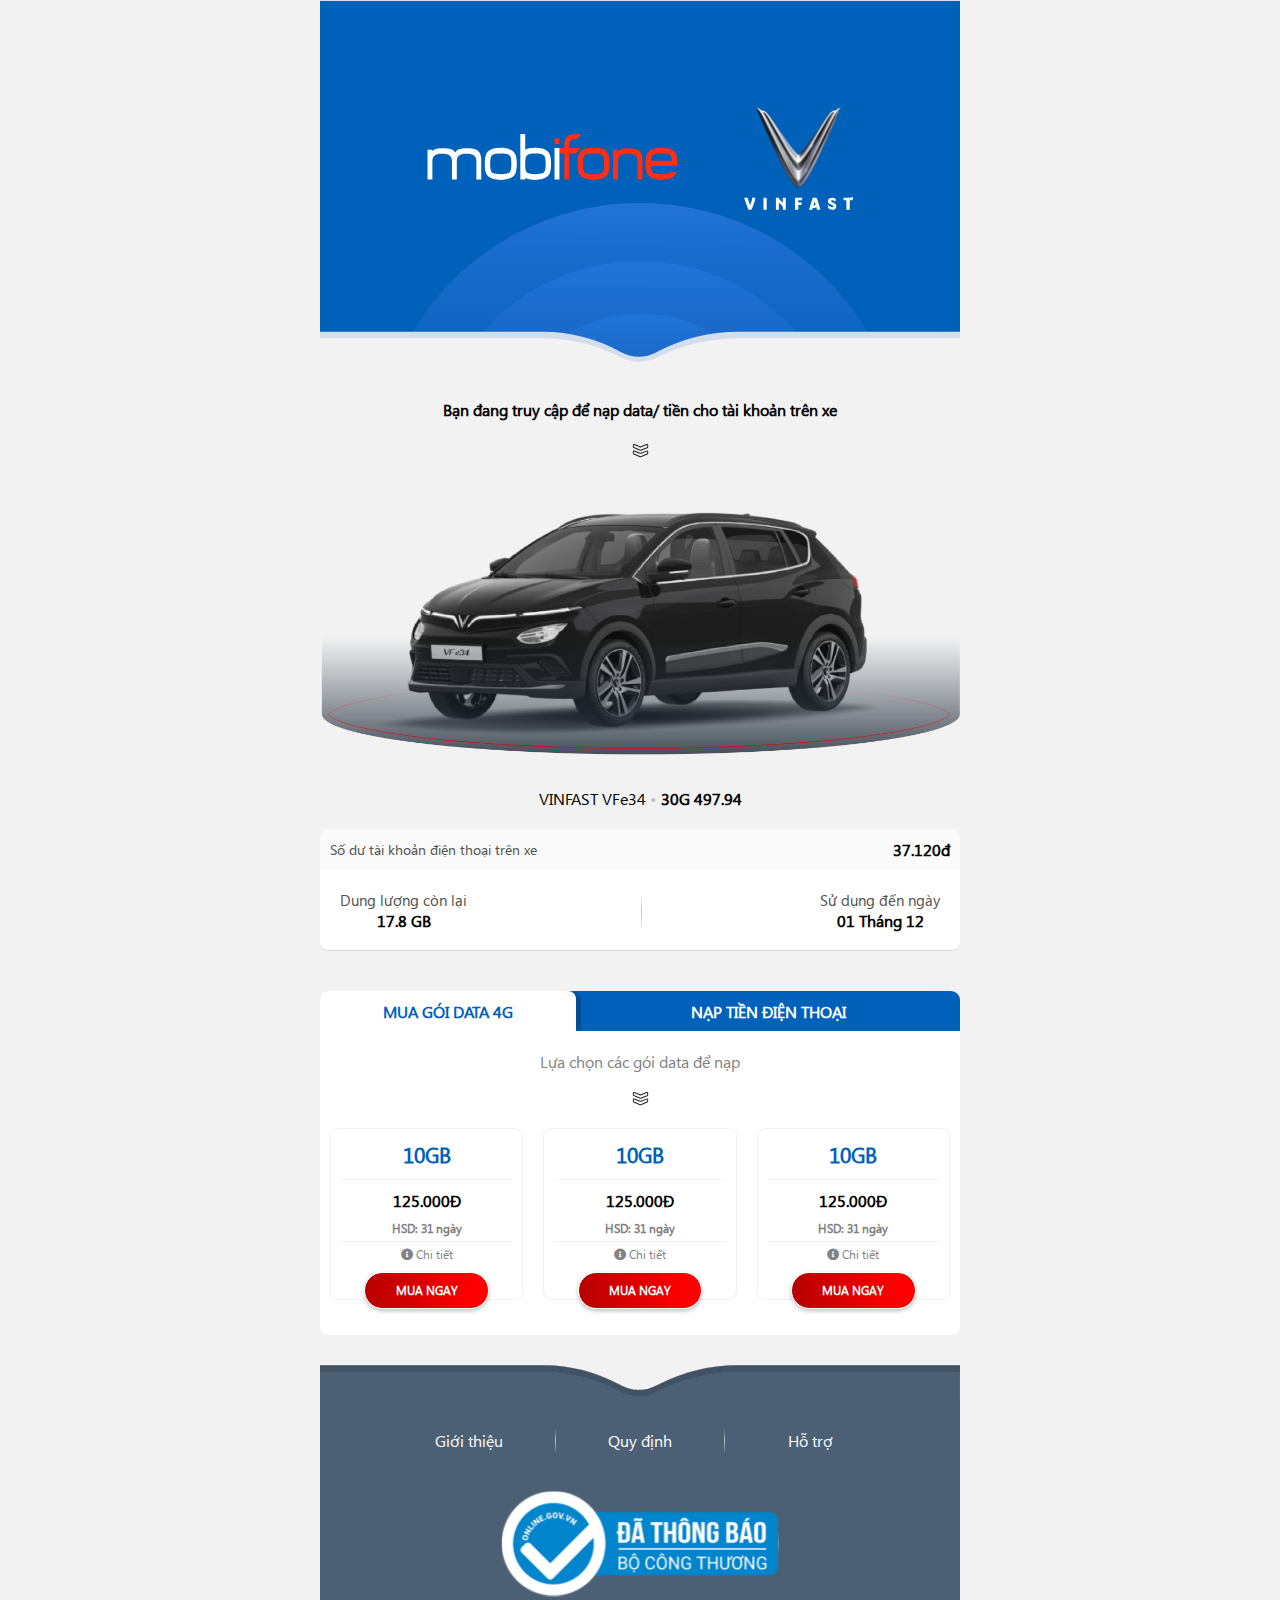
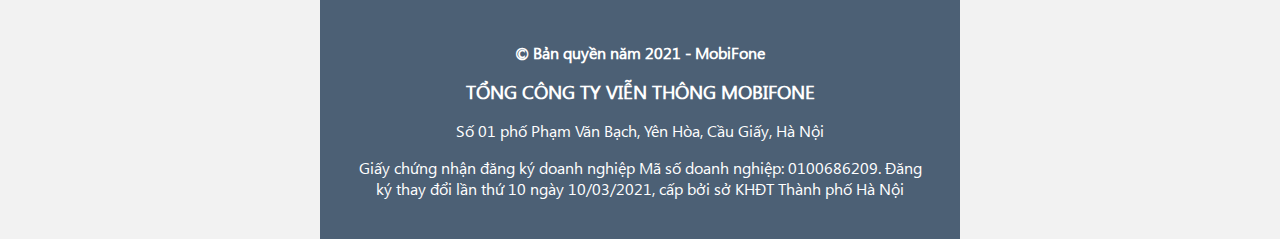
<file: index.html>
<!DOCTYPE html>
<html lang="en" dir="ltr">

<head>
  <meta charset="utf-8">
  <meta name="viewport" content="width=device-width, initial-scale=1.0">
  <title>Vinfast | Trang chủ</title>
  <link rel="stylesheet" href="font-awesome-pro-master/css/all.css">
  <link rel="stylesheet" href="css/index-styles/css/header.css">
  <link rel="stylesheet" media="screen and (max-width: 736px)" href="css/index-styles/css/main/main-mobile.css">
  <link rel="stylesheet" media="screen and (min-width: 737px) and (max-width: 1023px)" href="css/index-styles/css/main/main-tablet.css">
  <link rel="stylesheet" media="screen and (min-width: 1024px)" href="css/index-styles/css/main/main-desktop.css">
  <link rel="stylesheet" href="css/index-styles/css/footer.css">
  <link rel="stylesheet" href="css/index-styles/index-styles.css">
</head>

<body>
  <div id="wrapper">
    <header id="header">
      <div class="banner-box">
        <img class="banner-img" src="images/banner.svg" alt="">
      </div>
    </header>
    <main id="main">
      <div class="customer-info-box">
        <div class="title-box">
          <p>Bạn đang truy cập để nạp data/ tiền
            cho tài khoản trên xe</p>
        </div>
        <div class="image-car-box">
          <img src="images/down-arrow.svg" alt="">
          <div></div>
          <img class="car-img" src="images/car.png" alt="">
          <div class="car-info-box">
            <p>VINFAST VFe34 <span>•</span> <span>30G 497.94</span></p>
          </div>
        </div>
        <div class="data-box">
          <div class="account-balance-box">
            <p class="account-balance">Số dư tài khoản điện thoại trên xe</p>
            <p>37.120đ</p>
          </div>
          <div class="capacity-info-box">
            <div class="capacity">
              <p>Dung lượng còn lại</p>
              <p>17.8 GB</p>
            </div>
            <div class="middle-line">

            </div>
            <div class="time-used">
              <p>Sử dụng đến ngày</p>
              <p>01 Tháng 12</p>
            </div>
          </div>
        </div>
      </div>
      <div class="pack-info-box">
        <div class="pack-tab-box">
          <div id="packs" class="tab data-tab active">
            MUA GÓI DATA 4G
          </div>
          <div id="recharges" class="tab recharge-tab">
            NẠP TIỀN ĐIỆN THOẠI
          </div>
        </div>
        <div class="packs-box">
          <div class="pack-select">
            <p class="select-active choose-packs">Lựa chọn các gói data để nạp</p>
            <p class="choose-recharges">Lựa chọn mệnh giá để nạp vào tài khoản điện thoại trên xe</p>
            <img src="images/down-arrow.svg" alt="">
          </div>
          <div class="box packs active">
            <div class="packs-info">
              <p>10GB</p>
              <p>125.000Đ</p>
              <p>HSD: 31 ngày</p>
              <div class="detail">
                <i class="fas fa-info-circle"></i> Chi tiết
              </div>
              <input onclick="toggle()" type="submit" name="" value="MUA NGAY">
            </div>
            <div class="packs-info">
              <p>10GB</p>
              <p>125.000Đ</p>
              <p>HSD: 31 ngày</p>
              <div class="detail">
                <i class="fas fa-info-circle"></i> Chi tiết
              </div>
              <input onclick="toggle()" type="submit" name="" value="MUA NGAY">
            </div>
            <div class="packs-info">
              <p>10GB</p>
              <p>125.000Đ</p>
              <p>HSD: 31 ngày</p>
              <div class="detail">
                <i class="fas fa-info-circle"></i> Chi tiết
              </div>
              <input onclick="toggle()" type="submit" name="" value="MUA NGAY">
            </div>
          </div>
          <div class="box recharges">
            <div class="recharge-info">
              <p>50.000đ</p>
              <input onclick="toggle()" type="submit" name="" value="NẠP NGAY">
            </div>
            <div class="recharge-info">
              <p>100.000đ</p>
              <input onclick="toggle()" type="submit" name="" value="NẠP NGAY">
            </div>
            <div class="recharge-info">
              <p>200.000đ</p>
              <input onclick="toggle()" type="submit" name="" value="NẠP NGAY">
            </div>
            <div class="recharge-info">
              <p>300.000đ</p>
              <input onclick="toggle()" type="submit" name="" value="NẠP NGAY">
            </div>
            <div class="recharge-info">
              <p>400.000đ</p>
              <input onclick="toggle()" type="submit" name="" value="NẠP NGAY">
            </div>
          </div>
        </div>
      </div>
    </main>
    <footer id="footer">
      <div class="top-footer-box">
        <img class="top-footer-img" src="images/top-footer.svg" alt="">
      </div>
      <div class="footer-menu-box">
        <div class="footer-menu">
          <div><a href="introduction.html">Giới thiệu</a></div>
          <div class="middle-div">
            <div></div>
            <a href="">Quy định</a>
            <div></div>
          </div>
          <div><a href="#">Hỗ trợ</a></div>
        </div>
      </div>
      <div class="bct-box">
        <img src="images/bct.svg" alt="">
      </div>
      <div class="business-info-box">
        <p>&copy; Bản quyền năm 2021 - MobiFone</p>
        <h3>TỔNG CÔNG TY VIỄN THÔNG MOBIFONE</h3>
        <p>Số 01 phố Phạm Văn Bạch, Yên Hòa, Cầu Giấy, Hà Nội
        </p>
        <p>Giấy chứng nhận đăng ký doanh nghiệp
          Mã số doanh nghiệp: 0100686209. Đăng ký thay đổi lần thứ 10 ngày 10/03/2021, cấp bởi sở KHĐT Thành phố Hà Nội</p>
      </div>
    </footer>
  </div>
  <div id="popup">
    <div class="popup-box">
      <img src="images/i-mark.svg" alt="">
    </div>
    <div class="popup-content">
      <p>Đăng ký thành công gói cước bạn sẽ nhận được thêm 10GB để truy cập internet trong vào 30 ngày kể từ ngày đăng ký.</p>
      <p>Gói được tự động gia hạn với giá cước 125.000đ/30 ngày</p>
      <p>Thông tin gói cước...</p>
      <form class="" action="transaction-info.html" method="post">
        <input type="submit" name="" value="MUA NGAY">
      </form>
      <input onclick="toggle()" type="submit" name="" value="Đóng">
    </div>
  </div>

  <script src="https://ajax.googleapis.com/ajax/libs/jquery/3.5.1/jquery.min.js"></script>
  <script type="text/javascript">
    function toggle() {
      var blur = document.getElementById('wrapper');
      blur.classList.toggle('active');

      var popup = document.getElementById('popup');
      popup.classList.toggle('active');
    }
  </script>
  <script src="js/swip-tab.js" charset="utf-8"></script>
</body>

</html>
</file>
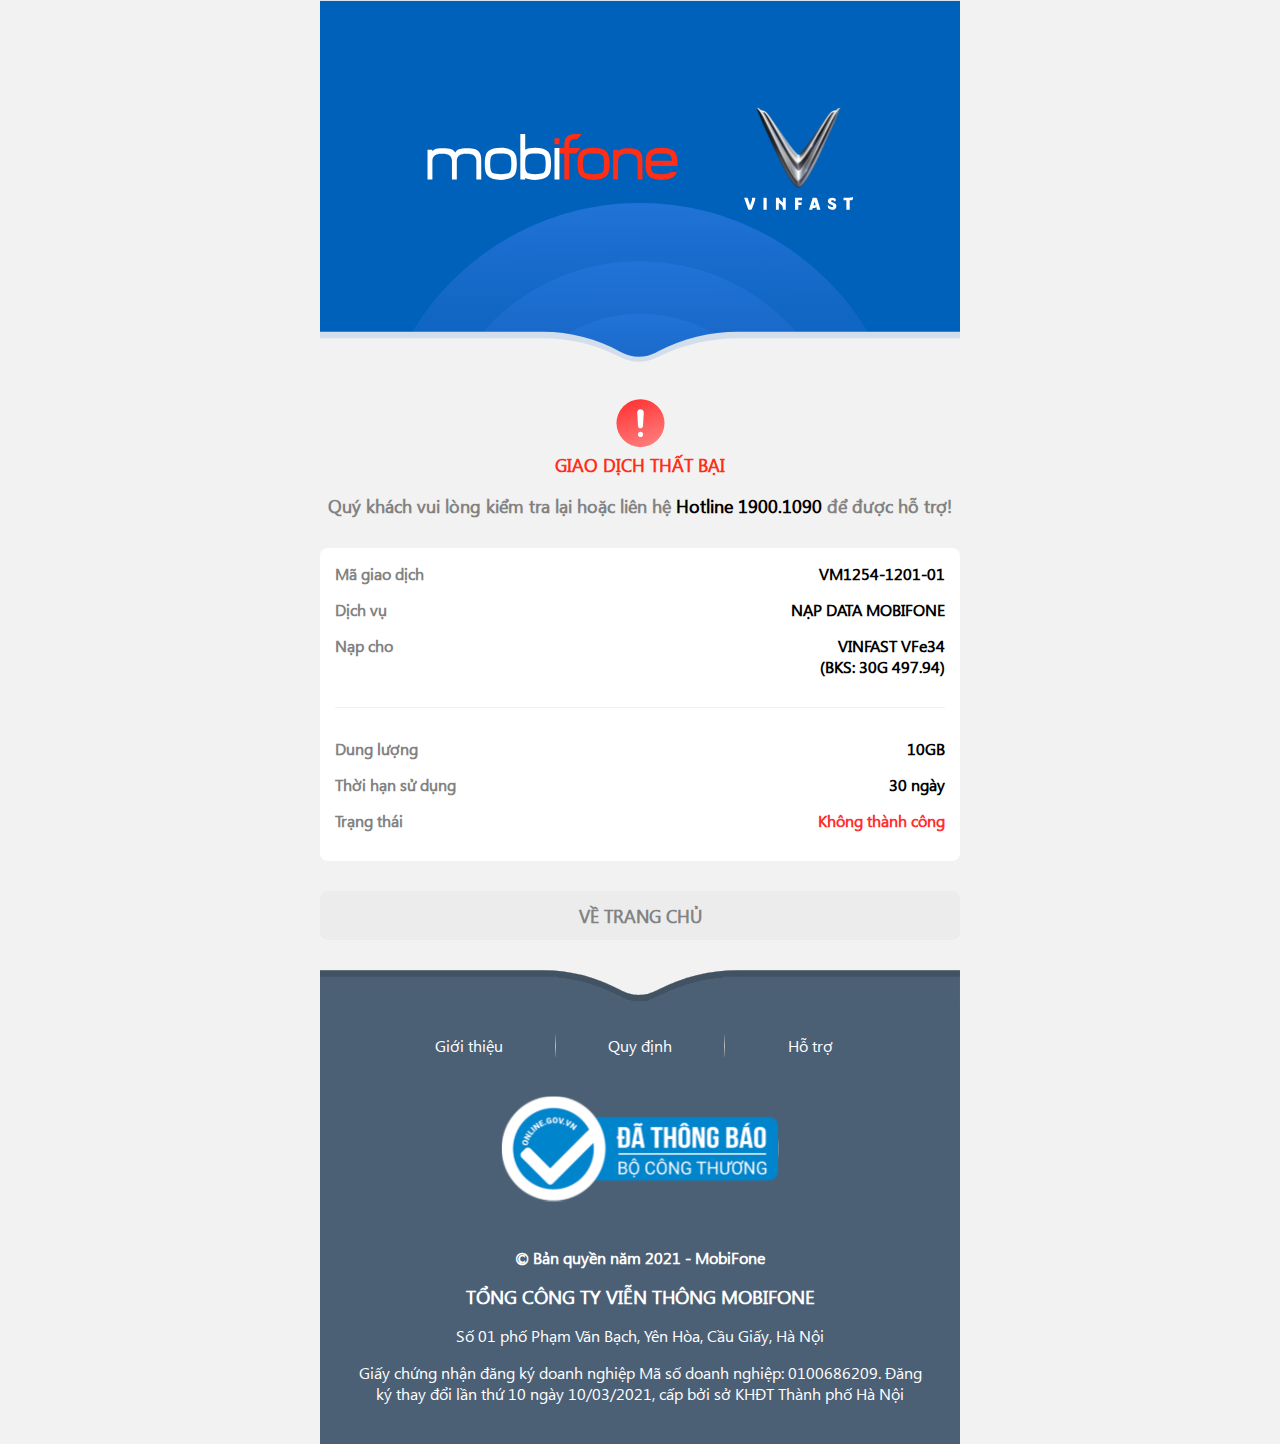
<file: failure.html>
<!DOCTYPE html>
<html lang="en" dir="ltr">

<head>
  <meta charset="utf-8">
  <meta name="viewport" content="width=device-width, initial-scale=1.0">
  <title>Vinfast | Giao dịch thất bại</title>
  <link rel="stylesheet" href="font-awesome-pro-master/css/all.css">
  <link rel="stylesheet" href="css/failure-styles/css/header.css">
  <link rel="stylesheet" media="screen and (max-width: 736px)" href="css/failure-styles/css/main/main-mobile.css">
  <link rel="stylesheet" media="screen and (min-width: 737px) and (max-width: 1023px)" href="css/failure-styles/css/main/main-tablet.css">
  <link rel="stylesheet" media="screen and (min-width: 1024px)" href="css/failure-styles/css/main/main-desktop.css">
  <link rel="stylesheet" href="css/failure-styles/css/footer.css">
  <link rel="stylesheet" href="css/failure-styles/failure-styles.css">
</head>

<body>
  <div id="wrapper">
    <header id="header">
      <div class="banner-box">
        <img class="banner-img" src="images/banner.svg" alt="">
      </div>
    </header>
    <main id="main">
      <div class="main-1">
        <div class="">
          <img src="images/failure.svg" alt="">
        </div>
        <p style="color:#ff2e17;">GIAO DỊCH THẤT BẠI</p>
        <p>Quý khách vui lòng kiểm tra lại hoặc liên hệ <span style="color:#000;">Hotline 1900.1090</span> để được hỗ trợ!</p>
      </div>
      <div class="main-2">
        <div class="info-1">
          <div>
            <p>Mã giao dịch</p>
            <p>VM1254-1201-01</p>
          </div>
          <div>
            <p>Dịch vụ</p>
            <p>NẠP DATA MOBIFONE</p>
          </div>
          <div>
            <p>Nạp cho</p>
            <div>
              <p>VINFAST VFe34</p>
              <p>(BKS: 30G 497.94)
              <p>
            </div>
          </div>
        </div>
        <div class="info-2">
          <div>
            <p>Dung lượng</p>
            <p>10GB</p>
          </div>
          <div>
            <p>Thời hạn sử dụng</p>
            <p>30 ngày</p>
          </div>
          <div>
            <p>Trạng thái</p>
            <p class="free-param">Không thành công</p>
          </div>
        </div>
      </div>
      <div class="main-4">
        <form class="" action="index.html" method="post">
          <input id="countdown" type="submit" name="" value="VỀ TRANG CHỦ">
        </form>
      </div>
    </main>
    <footer id="footer">
      <div class="top-footer-box">
        <img class="top-footer-img" src="images/top-footer.svg" alt="">
      </div>
      <div class="footer-menu-box">
        <div class="footer-menu">
          <div><a href="introduction.html">Giới thiệu</a></div>
          <div class="middle-div">
            <div></div>
            <a href="">Quy định</a>
            <div></div>
          </div>
          <div><a href="#">Hỗ trợ</a></div>
        </div>
      </div>
      <div class="bct-box">
        <img src="images/bct.svg" alt="">
      </div>
      <div class="business-info-box">
        <p>&copy; Bản quyền năm 2021 - MobiFone</p>
        <h3>TỔNG CÔNG TY VIỄN THÔNG MOBIFONE</h3>
        <p>Số 01 phố Phạm Văn Bạch, Yên Hòa, Cầu Giấy, Hà Nội
        </p>
        <p>Giấy chứng nhận đăng ký doanh nghiệp
          Mã số doanh nghiệp: 0100686209. Đăng ký thay đổi lần thứ 10 ngày 10/03/2021, cấp bởi sở KHĐT Thành phố Hà Nội</p>
      </div>
    </footer>
  </div>
</body>

</html>
</file>
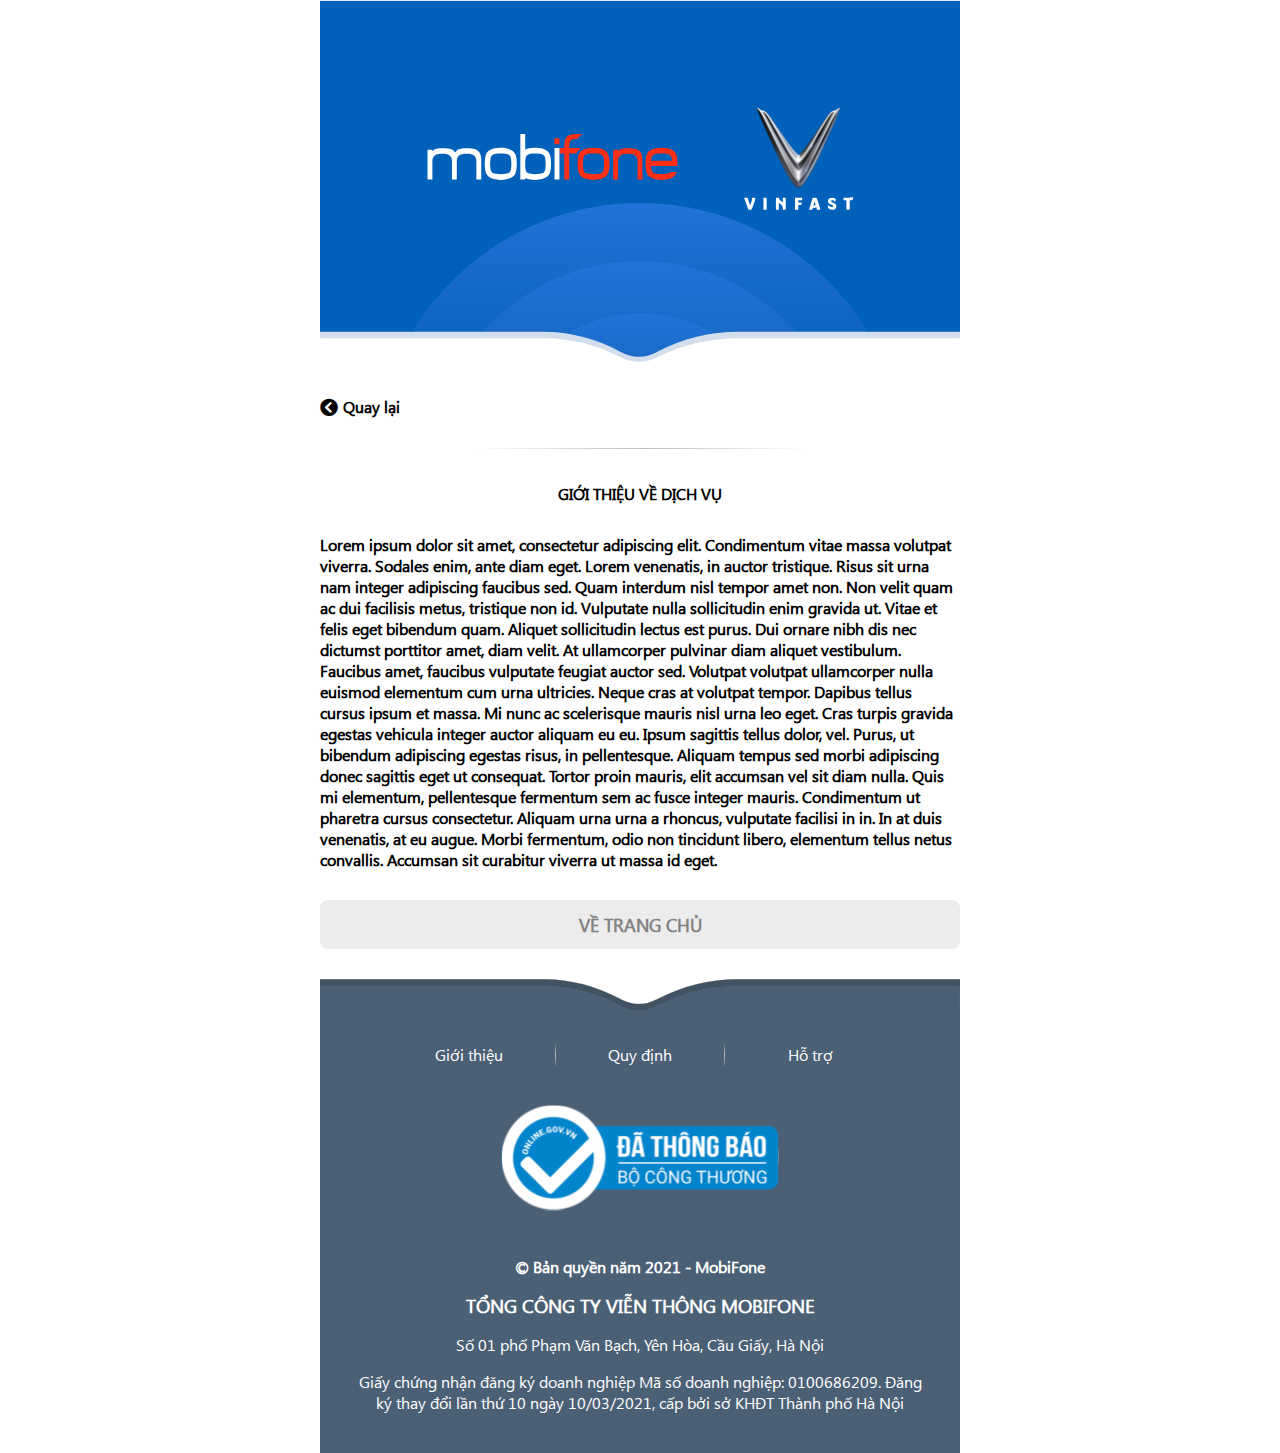
<file: introduction.html>
<!DOCTYPE html>
<html lang="en" dir="ltr">

<head>
  <meta charset="utf-8">
  <meta name="viewport" content="width=device-width, initial-scale=1.0">
  <title>Vinfast | Giới thiệu</title>
  <link rel="stylesheet" href="font-awesome-pro-master/css/all.css">
  <link rel="stylesheet" href="css/introduction-styles/css/header.css">
  <link rel="stylesheet" media="screen and (max-width: 736px)" href="css/introduction-styles/css/main/main-mobile.css">
  <link rel="stylesheet" media="screen and (min-width: 737px) and (max-width: 1023px)" href="css/introduction-styles/css/main/main-tablet.css">
  <link rel="stylesheet" media="screen and (min-width: 1024px)" href="css/introduction-styles/css/main/main-desktop.css">
  <link rel="stylesheet" href="css/introduction-styles/css/footer.css">
  <link rel="stylesheet" href="css/introduction-styles/introduction-styles.css">
</head>

<body>
  <div id="wrapper">
    <header id="header">
      <div class="banner-box">
        <img class="banner-img" src="images/banner.svg" alt="">
      </div>
    </header>
    <main id="main">
      <div class="main-1">
        <a href="index.html" class="turn-back">
          <i class="fas fa-chevron-circle-left"></i> <span>Quay lại</span>
        </a>
        <div class="divide-line">
          <img src="images/divide-line.svg" alt="">
        </div>
      </div>
      <div class="main-2">
        <div class="service-introduction">
          <p>GIỚI THIỆU VỀ DỊCH VỤ</p>
          <p>Lorem ipsum dolor sit amet, consectetur adipiscing elit. Condimentum vitae massa volutpat viverra. Sodales enim, ante diam eget. Lorem venenatis, in auctor tristique. Risus sit urna nam integer adipiscing faucibus sed. Quam interdum nisl
            tempor amet non.
            Non velit quam ac dui facilisis metus, tristique non id. Vulputate nulla sollicitudin enim gravida ut. Vitae et felis eget bibendum quam. Aliquet sollicitudin lectus est purus. Dui ornare nibh dis nec dictumst porttitor amet, diam velit.
            At ullamcorper pulvinar diam aliquet vestibulum. Faucibus amet, faucibus vulputate feugiat auctor sed. Volutpat volutpat ullamcorper nulla euismod elementum cum urna ultricies. Neque cras at volutpat tempor. Dapibus tellus cursus ipsum et
            massa. Mi nunc ac scelerisque mauris nisl urna leo eget. Cras turpis gravida egestas vehicula integer auctor aliquam eu eu.
            Ipsum sagittis tellus dolor, vel. Purus, ut bibendum adipiscing egestas risus, in pellentesque. Aliquam tempus sed morbi adipiscing donec sagittis eget ut consequat. Tortor proin mauris, elit accumsan vel sit diam nulla. Quis mi
            elementum, pellentesque fermentum sem ac fusce integer mauris. Condimentum ut pharetra cursus consectetur. Aliquam urna urna a rhoncus, vulputate facilisi in in. In at duis venenatis, at eu augue. Morbi fermentum, odio non tincidunt
            libero, elementum tellus netus convallis.
            Accumsan sit curabitur viverra ut massa id eget.</p>
        </div>
      </div>
      <div class="main-4">
        <form class="" action="index.html" method="post">
          <input id="countdown" type="submit" name="" value="VỀ TRANG CHỦ">
        </form>
      </div>
    </main>
    <footer id="footer">
      <div class="top-footer-box">
        <img class="top-footer-img" src="images/top-footer.svg" alt="">
      </div>
      <div class="footer-menu-box">
        <div class="footer-menu">
          <div><a href="introduction.html">Giới thiệu</a></div>
          <div class="middle-div">
            <div></div>
            <a href="">Quy định</a>
            <div></div>
          </div>
          <div><a href="#">Hỗ trợ</a></div>
        </div>
      </div>
      <div class="bct-box">
        <img src="images/bct.svg" alt="">
      </div>
      <div class="business-info-box">
        <p>&copy; Bản quyền năm 2021 - MobiFone</p>
        <h3>TỔNG CÔNG TY VIỄN THÔNG MOBIFONE</h3>
        <p>Số 01 phố Phạm Văn Bạch, Yên Hòa, Cầu Giấy, Hà Nội
        </p>
        <p>Giấy chứng nhận đăng ký doanh nghiệp
          Mã số doanh nghiệp: 0100686209. Đăng ký thay đổi lần thứ 10 ngày 10/03/2021, cấp bởi sở KHĐT Thành phố Hà Nội</p>
      </div>
    </footer>
  </div>
</body>

</html>
</file>
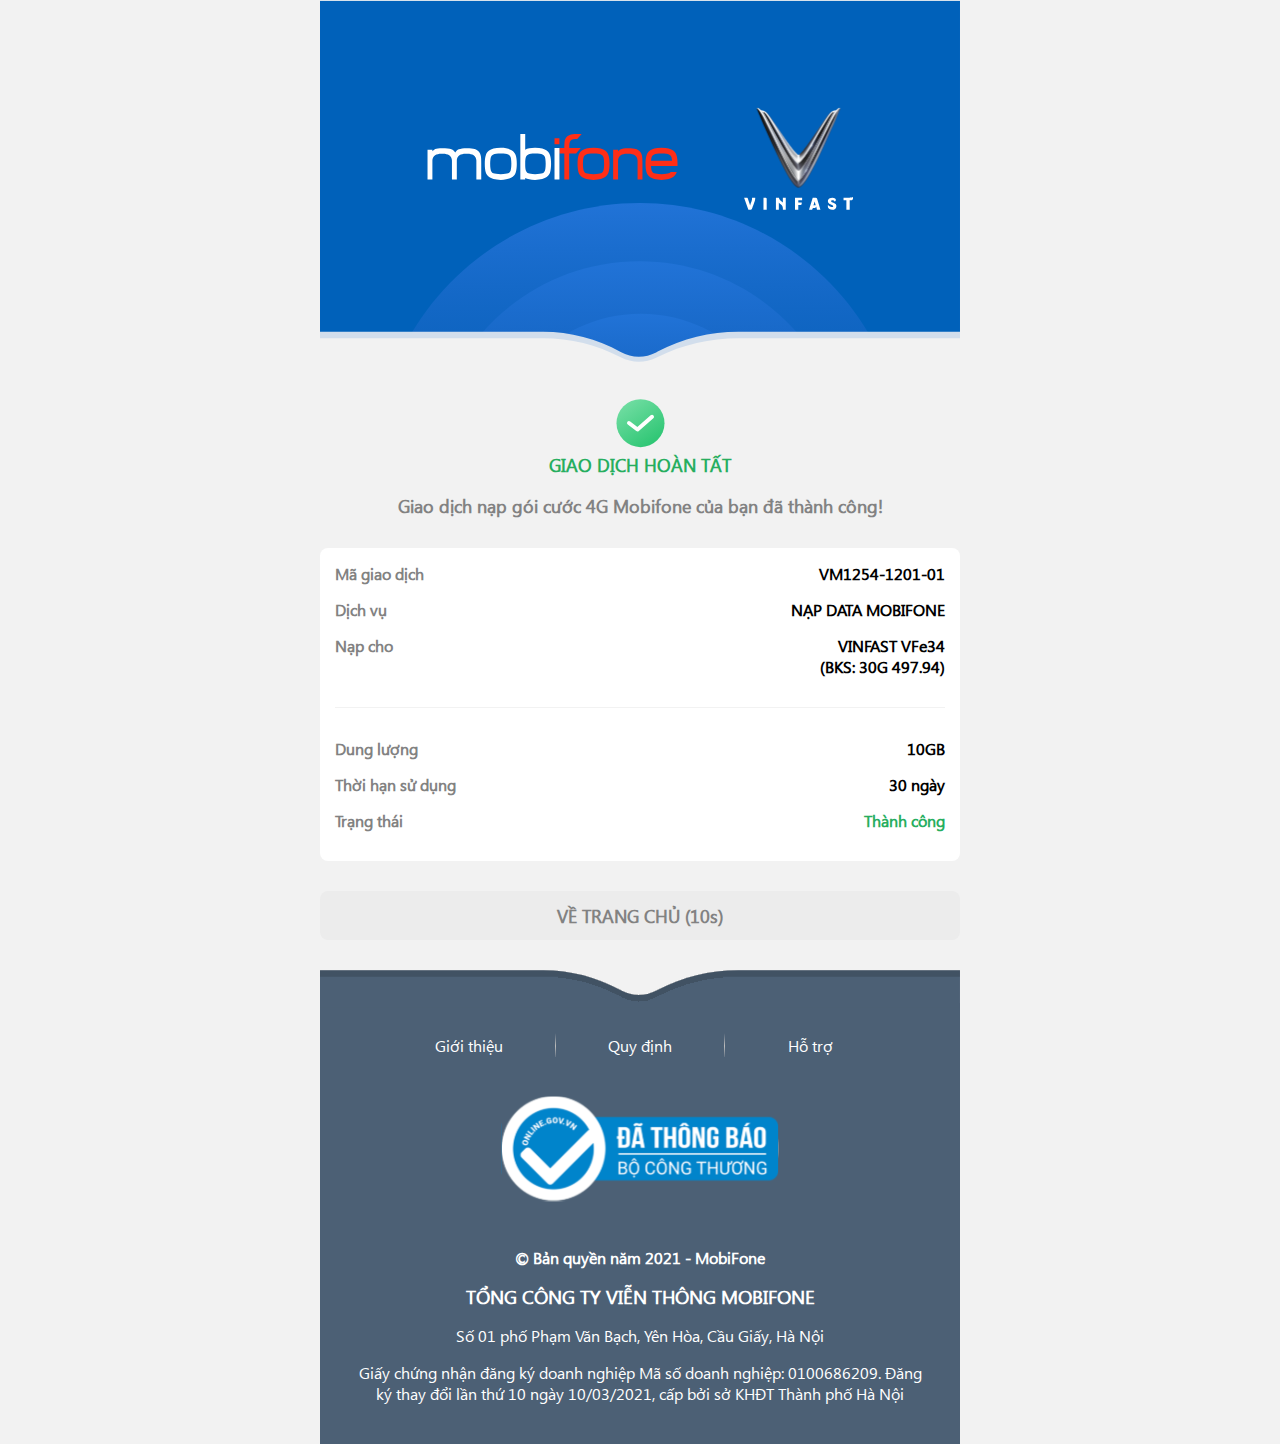
<file: sucess.html>
<!DOCTYPE html>
<html lang="en" dir="ltr">

<head>
  <meta charset="utf-8">
  <meta name="viewport" content="width=device-width, initial-scale=1.0">
  <meta http-equiv="refresh" content="11;url=../Vin LP/index.html" />
  <title>Vinfast | Giao dịch hoàn tất</title>
  <link rel="stylesheet" href="font-awesome-pro-master/css/all.css">
  <link rel="stylesheet" href="css/sucess-styles/css/header.css">
  <link rel="stylesheet" media="screen and (max-width: 736px)" href="css/sucess-styles/css/main/main-mobile.css">
  <link rel="stylesheet" media="screen and (min-width: 737px) and (max-width: 1023px)" href="css/sucess-styles/css/main/main-tablet.css">
  <link rel="stylesheet" media="screen and (min-width: 1024px)" href="css/sucess-styles/css/main/main-desktop.css">
  <link rel="stylesheet" href="css/sucess-styles/css/footer.css">
  <link rel="stylesheet" href="css/sucess-styles/sucess-styles.css">
</head>

<body>
  <div id="wrapper">
    <header id="header">
      <div class="banner-box">
        <img class="banner-img" src="images/banner.svg" alt="">
      </div>
    </header>
    <main id="main">
      <div class="main-1">
        <div class="">
          <img src="images/sucess.svg" alt="">
        </div>
        <p style="color:#27ae60;">GIAO DỊCH HOÀN TẤT</p>
        <p>Giao dịch nạp gói cước 4G Mobifone của bạn đã thành công!</p>
      </div>
      <div class="main-2">
        <div class="info-1">
          <div>
            <p>Mã giao dịch</p>
            <p>VM1254-1201-01</p>
          </div>
          <div>
            <p>Dịch vụ</p>
            <p>NẠP DATA MOBIFONE</p>
          </div>
          <div>
            <p>Nạp cho</p>
            <div>
              <p>VINFAST VFe34</p>
              <p>(BKS: 30G 497.94)
              <p>
            </div>
          </div>
        </div>
        <div class="info-2">
          <div>
            <p>Dung lượng</p>
            <p>10GB</p>
          </div>
          <div>
            <p>Thời hạn sử dụng</p>
            <p>30 ngày</p>
          </div>
          <div>
            <p>Trạng thái</p>
            <p class="free-param">Thành công</p>
          </div>
        </div>
      </div>
      <div class="main-4">
        <form class="" action="index.html" method="post">
          <input id="countdown" type="submit" name="" value="VỀ TRANG CHỦ (10s)">
        </form>
      </div>
    </main>
    <footer id="footer">
      <div class="top-footer-box">
        <img class="top-footer-img" src="images/top-footer.svg" alt="">
      </div>
      <div class="footer-menu-box">
        <div class="footer-menu">
          <div><a href="introduction.html">Giới thiệu</a></div>
          <div class="middle-div">
            <div></div>
            <a href="">Quy định</a>
            <div></div>
          </div>
          <div><a href="#">Hỗ trợ</a></div>
        </div>
      </div>
      <div class="bct-box">
        <img src="images/bct.svg" alt="">
      </div>
      <div class="business-info-box">
        <p>&copy; Bản quyền năm 2021 - MobiFone</p>
        <h3>TỔNG CÔNG TY VIỄN THÔNG MOBIFONE</h3>
        <p>Số 01 phố Phạm Văn Bạch, Yên Hòa, Cầu Giấy, Hà Nội
        </p>
        <p>Giấy chứng nhận đăng ký doanh nghiệp
          Mã số doanh nghiệp: 0100686209. Đăng ký thay đổi lần thứ 10 ngày 10/03/2021, cấp bởi sở KHĐT Thành phố Hà Nội</p>
      </div>
    </footer>
  </div>
  <script src="js/count-down.js" charset="utf-8"></script>
</body>

</html>
</file>
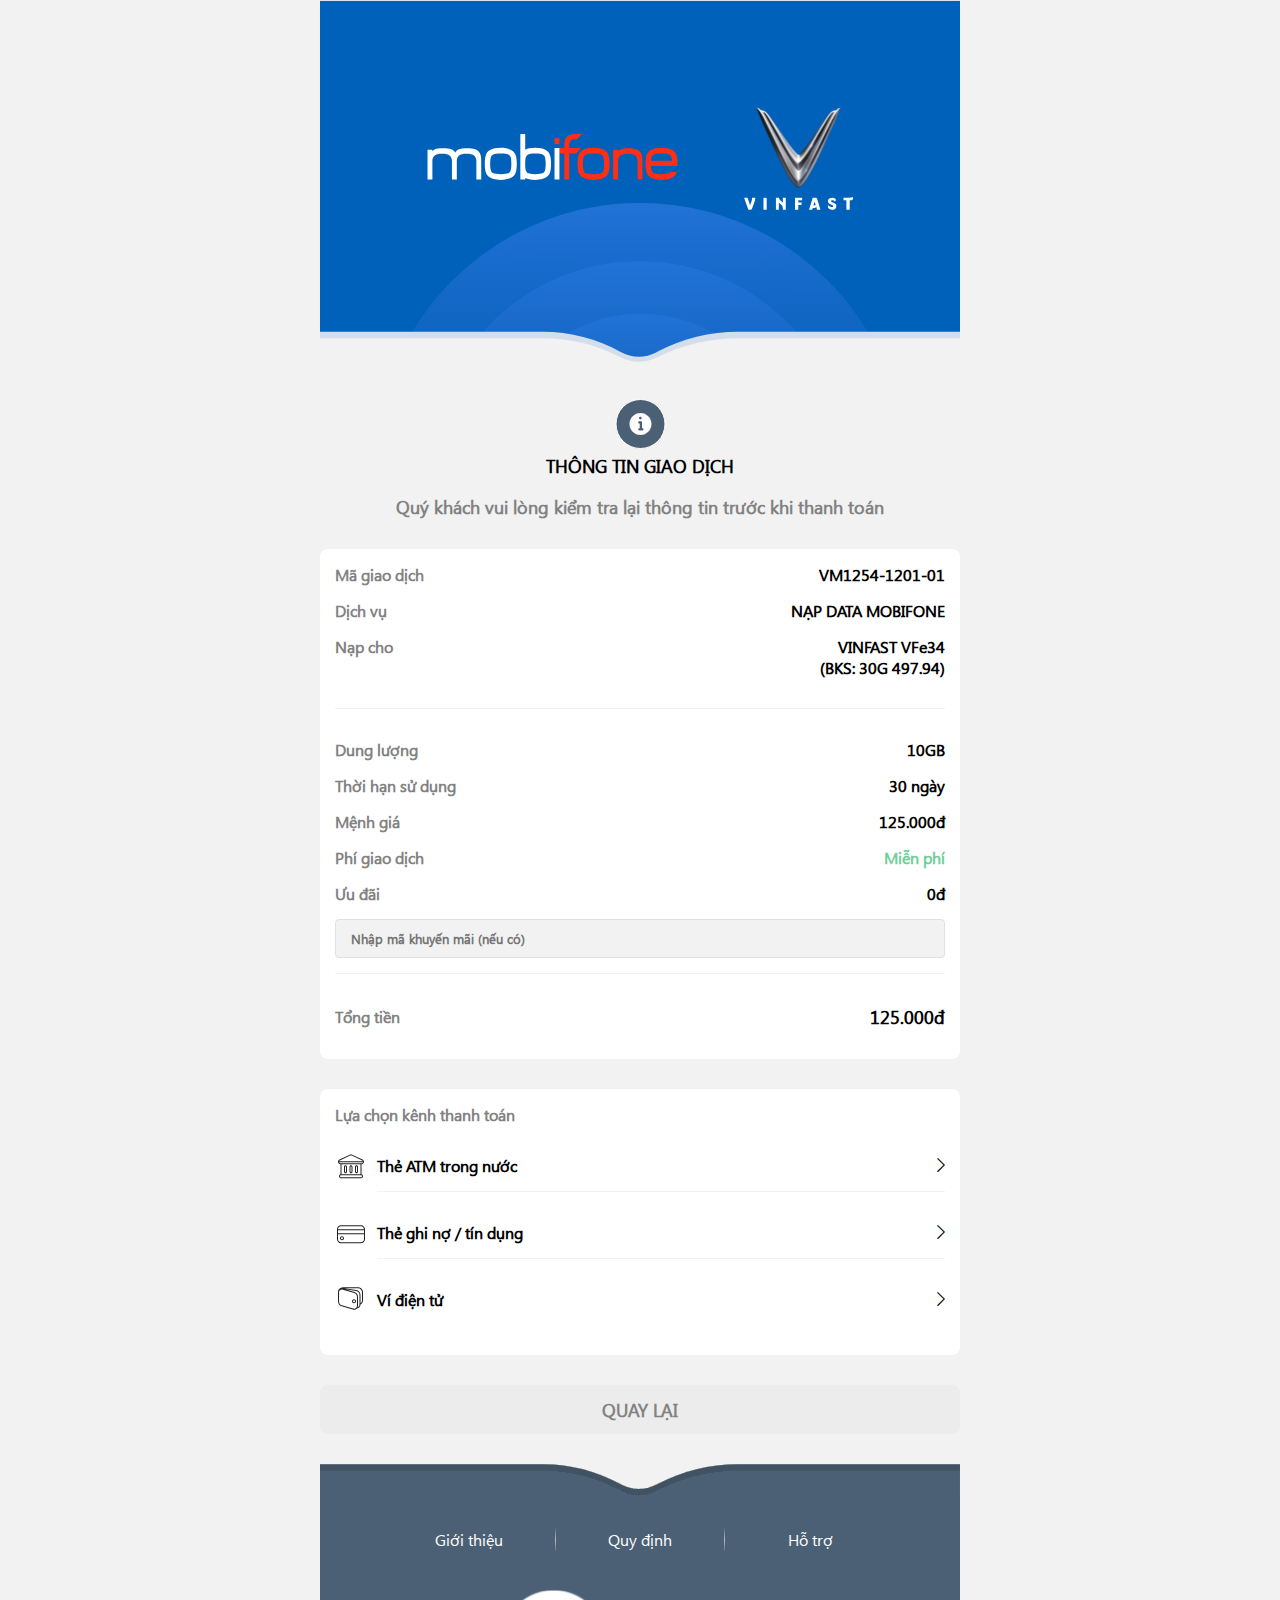
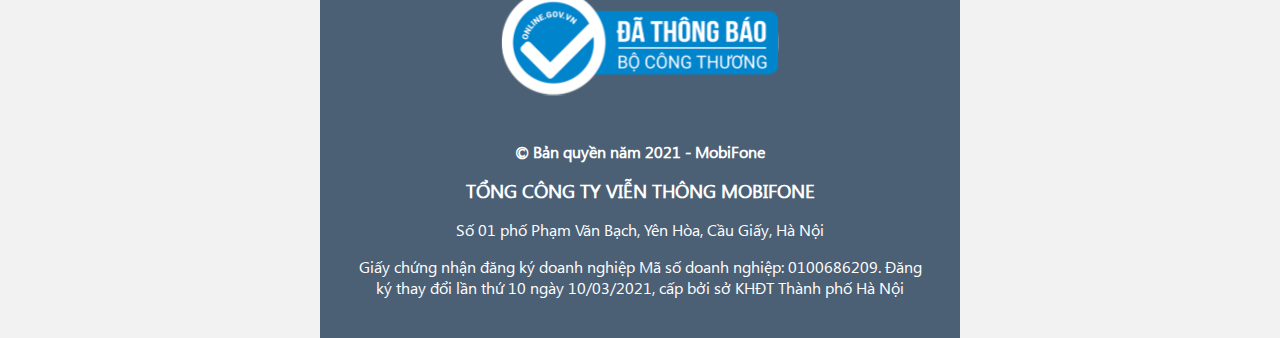
<file: transaction-info.html>
<!DOCTYPE html>
<html lang="en" dir="ltr">

<head>
  <meta charset="utf-8">
  <meta name="viewport" content="width=device-width, initial-scale=1.0">
  <title>Vinfast | Thông tin giao dịch</title>
  <link rel="stylesheet" href="font-awesome-pro-master/css/all.css">
  <link rel="stylesheet" href="css/transaction-info-styles/css/header.css">
  <link rel="stylesheet" media="screen and (max-width: 736px)" href="css/transaction-info-styles/css/main/main-mobile.css">
  <link rel="stylesheet" media="screen and (min-width: 737px) and (max-width: 1023px)" href="css/transaction-info-styles/css/main/main-tablet.css">
  <link rel="stylesheet" media="screen and (min-width: 1024px)" href="css/transaction-info-styles/css/main/main-desktop.css">
  <link rel="stylesheet" href="css/transaction-info-styles/css/footer.css">
  <link rel="stylesheet" href="css/transaction-info-styles/transaction-styles.css">
</head>

<body>
  <div id="wrapper">
    <header id="header">
      <div class="banner-box">
        <img class="banner-img" src="images/banner.svg" alt="">
      </div>
    </header>
    <main id="main">
      <div class="main-1">
        <div class="">
          <img src="images/i-mark.svg" alt="">
        </div>
        <p>THÔNG TIN GIAO DỊCH</p>
        <p>Quý khách vui lòng kiểm tra lại thông tin trước khi thanh toán</p>
      </div>
      <div class="main-2">
        <div class="info-1">
          <div>
            <p>Mã giao dịch</p>
            <p>VM1254-1201-01</p>
          </div>
          <div>
            <p>Dịch vụ</p>
            <p>NẠP DATA MOBIFONE</p>
          </div>
          <div>
            <p>Nạp cho</p>
            <div>
              <p>VINFAST VFe34</p>
              <p>(BKS: 30G 497.94)<p>
            </div>
          </div>
        </div>
        <div class="info-2">
          <div>
            <p>Dung lượng</p>
            <p>10GB</p>
          </div>
          <div>
            <p>Thời hạn sử dụng</p>
            <p>30 ngày</p>
          </div>
          <div>
            <p>Mệnh giá</p>
            <p>125.000đ</p>
          </div>
          <div>
            <p>Phí giao dịch</p>
            <p class="free-param">Miễn phí</p>
          </div>
          <div>
            <p>Ưu đãi</p>
            <p>0đ</p>
          </div>
          <div>
            <input type="text" name="" value="" placeholder="Nhập mã khuyến mãi (nếu có)">
          </div>
        </div>
        <div class="info-3">
          <div>
            <p>Tổng tiền</p>
            <p>125.000đ</p>
          </div>
        </div>
      </div>
      <div class="main-3">
        <div class="info-1">
          <p>Lựa chọn kênh thanh toán</p>
        </div>
        <div class="info-2">
          <div>
            <img src="images/bank.svg" alt="">
            <div>
              <p>Thẻ ATM trong nước</p>
              <i class="fal fa-chevron-right"></i>
            </div>
          </div>
        </div>
        <div class="info-3">
          <div>
            <img src="images/credit-card.svg" alt="">
            <div>
              <p>Thẻ ghi nợ / tín dụng</p>
              <i class="fal fa-chevron-right"></i>
            </div>
          </div>
        </div>
        <div class="info-4">
          <div>
            <img src="images/wallet.svg" alt="">
            <div>
              <p>Ví điện tử</p>
              <i class="fal fa-chevron-right"></i>
            </div>
          </div>
        </div>
      </div>
      <div class="main-4">
        <form class="" action="index.html" method="post">
          <input type="submit" name="" value="QUAY LẠI">
        </form>
      </div>
    </main>
    <footer id="footer">
      <div class="top-footer-box">
        <img class="top-footer-img" src="images/top-footer.svg" alt="">
      </div>
      <div class="footer-menu-box">
        <div class="footer-menu">
          <div><a href="introduction.html">Giới thiệu</a></div>
          <div class="middle-div">
            <div></div>
            <a href="">Quy định</a>
            <div></div>
          </div>
          <div><a href="#">Hỗ trợ</a></div>
        </div>
      </div>
      <div class="bct-box">
        <img src="images/bct.svg" alt="">
      </div>
      <div class="business-info-box">
        <p>&copy; Bản quyền năm 2021 - MobiFone</p>
        <h3>TỔNG CÔNG TY VIỄN THÔNG MOBIFONE</h3>
        <p>Số 01 phố Phạm Văn Bạch, Yên Hòa, Cầu Giấy, Hà Nội
        </p>
        <p>Giấy chứng nhận đăng ký doanh nghiệp
          Mã số doanh nghiệp: 0100686209. Đăng ký thay đổi lần thứ 10 ngày 10/03/2021, cấp bởi sở KHĐT Thành phố Hà Nội</p>
      </div>
    </footer>
  </div>
</body>

</html>
</file>
<file: css/index-styles/css/header.css>
#header {
  width: 100%;
  background-color: #F2F2F2;
}
#header .banner-box {
  width: 100%;
}
#header .banner-box .banner-img {
  width: 100%;
}

@media screen and (min-width: 737px) and (max-width: 1023px) {
  #header {
    width: 80%;
    margin: 0 auto;
  }
}
@media screen and (min-width: 1024px) {
  #header {
    width: 50%;
    margin: 0 auto;
  }
}

/*# sourceMappingURL=header.css.map */
</file>
<file: css/index-styles/css/main/main-mobile.css>
@font-face {
  font-family: "segoeui";
  src: url("../../../../fonts/Segoe-UI-Font/SEGOEUI.TTF");
}
#main {
  width: 100%;
  font-family: "segoeui";
  text-align: center;
  padding: 30px 0;
  background-color: #F2F2F2;
}
#main .customer-info-box {
  width: 100%;
  padding: 0 10px;
}
#main .customer-info-box .title-box {
  margin-bottom: 20px;
}
#main .customer-info-box .title-box p {
  font-weight: bold;
  width: 95%;
  margin: 0 auto;
}
#main .customer-info-box .image-car-box {
  width: 100%;
}
#main .customer-info-box .image-car-box .car-img {
  width: 100%;
  margin: 0 auto;
}
#main .customer-info-box .image-car-box .car-info-box {
  margin-top: 20px;
}
#main .customer-info-box .image-car-box .car-info-box p span:first-child {
  color: #BDBDBD;
}
#main .customer-info-box .image-car-box .car-info-box p span:last-child {
  font-weight: bold;
}
#main .customer-info-box .data-box {
  border-radius: 8px;
  background-color: #FAFAFA;
  width: 100%;
  margin: 20px auto;
}
#main .customer-info-box .data-box .account-balance-box {
  display: flex;
  flex-direction: row;
  justify-content: space-between;
  align-items: center;
  padding: 10px;
}
#main .customer-info-box .data-box .account-balance-box p {
  font-size: 14px;
  color: #4F4F4F;
}
#main .customer-info-box .data-box .account-balance-box p:last-child {
  font-size: 16px;
  color: #000;
  font-weight: bold;
  margin-left: 10px;
}
#main .customer-info-box .capacity-info-box {
  background: #FFFFFF;
  box-shadow: inset 0 -1px 0 rgba(0, 0, 0, 0.15);
  border-bottom-left-radius: 8px;
  border-bottom-right-radius: 8px;
  display: flex;
  justify-content: space-between;
  align-items: center;
  padding: 20px;
}
#main .customer-info-box .capacity-info-box div p:first-child {
  font-size: 15px;
  color: #4F4F4F;
}
#main .customer-info-box .capacity-info-box div p:last-child {
  font-size: 16px;
  font-weight: 700;
}
#main .customer-info-box .capacity-info-box .middle-line {
  position: static;
  width: 1px;
  height: 35px;
  left: 171px;
  top: 17.5px;
  background: linear-gradient(180deg, rgba(189, 189, 189, 0) 0%, #BDBDBD 53.96%, rgba(189, 189, 189, 0) 111.43%);
  border-radius: 3px;
  margin-right: 5px;
}
#main .pack-info-box {
  width: 100%;
  margin-top: 40px;
  background-color: #fff;
  padding: 0 10px;
  background-color: #F2F2F2;
}
#main .pack-info-box .pack-tab-box {
  background-color: #0061BA;
  border-top-left-radius: 9px;
  border-top-right-radius: 9px;
  display: flex;
  flex-direction: row;
}
#main .pack-info-box .pack-tab-box .data-tab,
#main .pack-info-box .pack-tab-box .recharge-tab {
  cursor: pointer;
}
#main .pack-info-box .pack-tab-box .data-tab {
  width: 40%;
  padding: 10px 2px;
  border-top-left-radius: 8px;
  border-top-right-radius: 8px;
  color: #fff;
  font-weight: bold;
}
#main .pack-info-box .pack-tab-box .recharge-tab {
  width: 60%;
  padding: 10px 2px;
  color: #fff;
  font-weight: bold;
  border-top-left-radius: 8px;
  border-top-right-radius: 8px;
}
#main .pack-info-box .pack-tab-box .data-tab.active {
  background-color: #fff !important;
  box-shadow: 6px 0 1px -1px rgba(0, 60, 115, 0.5);
  color: #0061BA;
  font-weight: bold;
}
#main .pack-info-box .pack-tab-box .recharge-tab.active {
  background-color: #fff !important;
  box-shadow: -6px 0 1px -1px rgba(0, 60, 115, 0.5);
  color: #0061BA;
  font-weight: bold;
}
#main .pack-info-box .packs-box {
  background-color: #fff;
  padding-top: 20px;
  border-bottom-left-radius: 8px;
  border-bottom-right-radius: 8px;
  margin-top: -1px;
}
#main .pack-info-box .packs-box .pack-select p {
  color: #828282;
  margin-bottom: 16px;
  display: none;
}
#main .pack-info-box .packs-box .pack-select .select-active {
  display: block;
}
#main .pack-info-box .packs-box .packs {
  display: grid;
  grid-template-columns: 1fr 1fr 1fr;
  padding-bottom: 20px;
  border-bottom-left-radius: 8px;
  border-bottom-right-radius: 8px;
}
#main .pack-info-box .packs-box .packs .packs-info {
  border: 1px solid #F2F2F2;
  border-radius: 8px;
  margin: 15px 5px;
}
#main .pack-info-box .packs-box .packs .packs-info p {
  font-weight: bold;
  font-size: 12px;
  color: #828282;
  border-bottom: 1px solid #F2F2F2;
  width: 90%;
  margin: 5px auto;
  padding-bottom: 5px;
}
#main .pack-info-box .packs-box .packs .packs-info p:first-child {
  color: #0061BA;
  font-weight: bold;
  font-size: 21px;
  margin: 10px auto;
  width: 90%;
  border-bottom: 1px solid #F2F2F2;
  padding-bottom: 10px;
}
#main .pack-info-box .packs-box .packs .packs-info p:nth-child(2) {
  color: #000;
  font-weight: bold;
  font-size: 16px;
  margin-bottom: 0;
  border-bottom: none;
}
#main .pack-info-box .packs-box .packs .packs-info .detail {
  font-size: 12px;
  margin-bottom: 10px;
  color: #828282;
}
#main .pack-info-box .packs-box .packs .packs-info input {
  position: static;
  width: 95%;
  height: 37px;
  background: linear-gradient(277.92deg, #FF0000 13.03%, #B10000 105.32%);
  border: 1px solid #FFFFFF;
  box-shadow: 0 2px 4px rgba(0, 0, 0, 0.25);
  border-radius: 20px;
  font-family: "segoeui";
  color: #fff;
  font-weight: bold;
  margin-bottom: -20px;
  font-size: 12px;
}
@media screen and (max-width: 329px) {
  #main .pack-info-box .packs-box .packs {
    display: grid;
    grid-template-columns: 1fr 1fr;
    padding-bottom: 20px;
    border-bottom-left-radius: 8px;
    border-bottom-right-radius: 8px;
  }
}
#main .pack-info-box .packs-box .recharges {
  display: grid;
  grid-template-columns: 1fr 1fr;
  padding-bottom: 20px;
  border-bottom-left-radius: 8px;
  border-bottom-right-radius: 8px;
}
#main .pack-info-box .packs-box .recharges .recharge-info {
  border: 1px solid #F2F2F2;
  border-radius: 8px;
  margin: 15px 5px;
}
#main .pack-info-box .packs-box .recharges .recharge-info p:first-child {
  color: #0061BA;
  font-weight: bold;
  font-size: 21px;
  margin: 10px auto;
  width: 90%;
  border-bottom: 1px solid #F2F2F2;
  padding-bottom: 10px;
}
#main .pack-info-box .packs-box .recharges .recharge-info input {
  position: static;
  width: 75%;
  height: 37px;
  background: linear-gradient(277.92deg, #FF0000 13.03%, #B10000 105.32%);
  border: 1px solid #FFFFFF;
  box-shadow: 0 2px 4px rgba(0, 0, 0, 0.25);
  border-radius: 20px;
  font-family: "segoeui";
  color: #fff;
  font-weight: bold;
  margin-bottom: -20px;
  font-size: 12px;
}
#main .pack-info-box .packs-box .box {
  display: none;
}
#main .pack-info-box .packs-box .box.active {
  display: grid;
}

/*# sourceMappingURL=main-mobile.css.map */
</file>
<file: css/index-styles/css/main/main-tablet.css>
@font-face {
  font-family: "segoeui";
  src: url("../../../../fonts/Segoe-UI-Font/SEGOEUI.TTF");
}
#main {
  width: 80%;
  margin: 0 auto;
  font-family: "segoeui";
  text-align: center;
  padding: 30px 0;
  background-color: #F2F2F2;
}
#main .customer-info-box {
  width: 100%;
  padding: 0;
}
#main .customer-info-box .title-box {
  margin-bottom: 20px;
}
#main .customer-info-box .title-box p {
  font-weight: bold;
  width: 95%;
  margin: 0 auto;
}
#main .customer-info-box .image-car-box {
  width: 100%;
}
#main .customer-info-box .image-car-box .car-img {
  width: 100%;
  margin: 0 auto;
}
#main .customer-info-box .image-car-box .car-info-box {
  margin-top: 20px;
}
#main .customer-info-box .image-car-box .car-info-box p span:first-child {
  color: #BDBDBD;
}
#main .customer-info-box .image-car-box .car-info-box p span:last-child {
  font-weight: bold;
}
#main .customer-info-box .data-box {
  border-radius: 8px;
  background-color: #FAFAFA;
  width: 100%;
  margin: 20px auto;
}
#main .customer-info-box .data-box .account-balance-box {
  display: flex;
  flex-direction: row;
  justify-content: space-between;
  align-items: center;
  padding: 10px;
}
#main .customer-info-box .data-box .account-balance-box p {
  font-size: 14px;
  color: #4F4F4F;
}
#main .customer-info-box .data-box .account-balance-box p:last-child {
  font-size: 16px;
  color: #000;
  font-weight: bold;
  margin-left: 10px;
}
#main .customer-info-box .capacity-info-box {
  background: #FFFFFF;
  box-shadow: inset 0 -1px 0 rgba(0, 0, 0, 0.15);
  border-bottom-left-radius: 8px;
  border-bottom-right-radius: 8px;
  display: flex;
  justify-content: space-between;
  align-items: center;
  padding: 20px;
}
#main .customer-info-box .capacity-info-box div p:first-child {
  font-size: 15px;
  color: #4F4F4F;
}
#main .customer-info-box .capacity-info-box div p:last-child {
  font-size: 16px;
  font-weight: 700;
}
#main .customer-info-box .capacity-info-box .middle-line {
  position: static;
  width: 1px;
  height: 35px;
  left: 171px;
  top: 17.5px;
  background: linear-gradient(180deg, rgba(189, 189, 189, 0) 0%, #BDBDBD 53.96%, rgba(189, 189, 189, 0) 111.43%);
  border-radius: 3px;
  margin-right: 5px;
}
#main .pack-info-box {
  width: 100%;
  margin-top: 40px;
  background-color: #fff;
  padding: 0;
  background-color: #F2F2F2;
}
#main .pack-info-box .pack-tab-box {
  background-color: #0061BA;
  border-top-left-radius: 9px;
  border-top-right-radius: 9px;
  display: flex;
  flex-direction: row;
}
#main .pack-info-box .pack-tab-box .data-tab,
#main .pack-info-box .pack-tab-box .recharge-tab {
  cursor: pointer;
}
#main .pack-info-box .pack-tab-box .data-tab {
  width: 40%;
  padding: 10px 2px;
  border-top-left-radius: 8px;
  border-top-right-radius: 8px;
  color: #fff;
  font-weight: bold;
}
#main .pack-info-box .pack-tab-box .recharge-tab {
  width: 60%;
  padding: 10px 2px;
  color: #fff;
  font-weight: bold;
  border-top-left-radius: 8px;
  border-top-right-radius: 8px;
}
#main .pack-info-box .pack-tab-box .data-tab.active {
  background-color: #fff !important;
  box-shadow: 6px 0 1px -1px rgba(0, 60, 115, 0.5);
  color: #0061BA;
  font-weight: bold;
}
#main .pack-info-box .pack-tab-box .recharge-tab.active {
  background-color: #fff !important;
  box-shadow: -6px 0 1px -1px rgba(0, 60, 115, 0.5);
  color: #0061BA;
  font-weight: bold;
}
#main .pack-info-box .packs-box {
  background-color: #fff;
  padding-top: 20px;
  border-bottom-left-radius: 8px;
  border-bottom-right-radius: 8px;
  margin-top: -1px;
}
#main .pack-info-box .packs-box .pack-select p {
  color: #828282;
  margin-bottom: 16px;
  display: none;
}
#main .pack-info-box .packs-box .pack-select .select-active {
  display: block;
}
#main .pack-info-box .packs-box .packs {
  display: grid;
  grid-template-columns: 1fr 1fr 1fr;
  padding-bottom: 20px;
  border-bottom-left-radius: 8px;
  border-bottom-right-radius: 8px;
}
#main .pack-info-box .packs-box .packs .packs-info {
  border: 1px solid #F2F2F2;
  border-radius: 8px;
  margin: 15px 10px;
}
#main .pack-info-box .packs-box .packs .packs-info p {
  font-weight: bold;
  font-size: 12px;
  color: #828282;
  border-bottom: 1px solid #F2F2F2;
  width: 90%;
  margin: 5px auto;
  padding-bottom: 5px;
}
#main .pack-info-box .packs-box .packs .packs-info p:first-child {
  color: #0061BA;
  font-weight: bold;
  font-size: 21px;
  margin: 10px auto;
  width: 90%;
  border-bottom: 1px solid #F2F2F2;
  padding-bottom: 10px;
}
#main .pack-info-box .packs-box .packs .packs-info p:nth-child(2) {
  color: #000;
  font-weight: bold;
  font-size: 16px;
  margin-bottom: 0;
  border-bottom: none;
}
#main .pack-info-box .packs-box .packs .packs-info .detail {
  font-size: 12px;
  margin-bottom: 10px;
  color: #828282;
}
#main .pack-info-box .packs-box .packs .packs-info input {
  position: static;
  width: 65%;
  height: 37px;
  background: linear-gradient(277.92deg, #FF0000 13.03%, #B10000 105.32%);
  border: 1px solid #FFFFFF;
  box-shadow: 0 2px 4px rgba(0, 0, 0, 0.25);
  border-radius: 20px;
  font-family: "segoeui";
  color: #fff;
  font-weight: bold;
  margin-bottom: -20px;
  font-size: 12px;
}
@media screen and (max-width: 329px) {
  #main .pack-info-box .packs-box .packs {
    display: grid;
    grid-template-columns: 1fr 1fr;
    padding-bottom: 20px;
    border-bottom-left-radius: 8px;
    border-bottom-right-radius: 8px;
  }
}
#main .pack-info-box .packs-box .recharges {
  display: grid;
  grid-template-columns: 1fr 1fr 1fr;
  padding-bottom: 20px;
  border-bottom-left-radius: 8px;
  border-bottom-right-radius: 8px;
}
#main .pack-info-box .packs-box .recharges .recharge-info {
  border: 1px solid #F2F2F2;
  border-radius: 8px;
  margin: 15px 5px;
}
#main .pack-info-box .packs-box .recharges .recharge-info p:first-child {
  color: #0061BA;
  font-weight: bold;
  font-size: 21px;
  margin: 10px auto;
  width: 90%;
  border-bottom: 1px solid #F2F2F2;
  padding-bottom: 10px;
}
#main .pack-info-box .packs-box .recharges .recharge-info input {
  position: static;
  width: 55%;
  height: 37px;
  background: linear-gradient(277.92deg, #FF0000 13.03%, #B10000 105.32%);
  border: 1px solid #FFFFFF;
  box-shadow: 0 2px 4px rgba(0, 0, 0, 0.25);
  border-radius: 20px;
  font-family: "segoeui";
  color: #fff;
  font-weight: bold;
  margin-bottom: -20px;
  font-size: 12px;
}
#main .pack-info-box .packs-box .box {
  display: none;
}
#main .pack-info-box .packs-box .box.active {
  display: grid;
}

/*# sourceMappingURL=main-tablet.css.map */
</file>
<file: css/index-styles/css/main/main-desktop.css>
@font-face {
  font-family: "segoeui";
  src: url("../../../../fonts/Segoe-UI-Font/SEGOEUI.TTF");
}
#main {
  width: 50%;
  margin: 0 auto;
  font-family: "segoeui";
  text-align: center;
  padding: 30px 0;
  background-color: #F2F2F2;
}
#main .customer-info-box {
  width: 100%;
  padding: 0;
}
#main .customer-info-box .title-box {
  margin-bottom: 20px;
}
#main .customer-info-box .title-box p {
  font-weight: bold;
  width: 95%;
  margin: 0 auto;
}
#main .customer-info-box .image-car-box {
  width: 100%;
}
#main .customer-info-box .image-car-box .car-img {
  width: 100%;
  margin: 0 auto;
}
#main .customer-info-box .image-car-box .car-info-box {
  margin-top: 20px;
}
#main .customer-info-box .image-car-box .car-info-box p span:first-child {
  color: #BDBDBD;
}
#main .customer-info-box .image-car-box .car-info-box p span:last-child {
  font-weight: bold;
}
#main .customer-info-box .data-box {
  border-radius: 8px;
  background-color: #FAFAFA;
  width: 100%;
  margin: 20px auto;
}
#main .customer-info-box .data-box .account-balance-box {
  display: flex;
  flex-direction: row;
  justify-content: space-between;
  align-items: center;
  padding: 10px;
}
#main .customer-info-box .data-box .account-balance-box p {
  font-size: 14px;
  color: #4F4F4F;
}
#main .customer-info-box .data-box .account-balance-box p:last-child {
  font-size: 16px;
  color: #000;
  font-weight: bold;
  margin-left: 10px;
}
#main .customer-info-box .capacity-info-box {
  background: #FFFFFF;
  box-shadow: inset 0 -1px 0 rgba(0, 0, 0, 0.15);
  border-bottom-left-radius: 8px;
  border-bottom-right-radius: 8px;
  display: flex;
  justify-content: space-between;
  align-items: center;
  padding: 20px;
}
#main .customer-info-box .capacity-info-box div p:first-child {
  font-size: 15px;
  color: #4F4F4F;
}
#main .customer-info-box .capacity-info-box div p:last-child {
  font-size: 16px;
  font-weight: 700;
}
#main .customer-info-box .capacity-info-box .middle-line {
  position: static;
  width: 1px;
  height: 35px;
  left: 171px;
  top: 17.5px;
  background: linear-gradient(180deg, rgba(189, 189, 189, 0) 0%, #BDBDBD 53.96%, rgba(189, 189, 189, 0) 111.43%);
  border-radius: 3px;
  margin-right: 5px;
}
#main .pack-info-box {
  width: 100%;
  margin-top: 40px;
  background-color: #fff;
  padding: 0;
  background-color: #F2F2F2;
}
#main .pack-info-box .pack-tab-box {
  background-color: #0061BA;
  border-top-left-radius: 9px;
  border-top-right-radius: 9px;
  display: flex;
  flex-direction: row;
}
#main .pack-info-box .pack-tab-box .data-tab,
#main .pack-info-box .pack-tab-box .recharge-tab {
  cursor: pointer;
}
#main .pack-info-box .pack-tab-box .data-tab {
  width: 40%;
  padding: 10px 2px;
  border-top-left-radius: 8px;
  border-top-right-radius: 8px;
  color: #fff;
  font-weight: bold;
}
#main .pack-info-box .pack-tab-box .recharge-tab {
  width: 60%;
  padding: 10px 2px;
  color: #fff;
  font-weight: bold;
  border-top-left-radius: 8px;
  border-top-right-radius: 8px;
}
#main .pack-info-box .pack-tab-box .data-tab.active {
  background-color: #fff !important;
  box-shadow: 6px 0 1px -1px rgba(0, 60, 115, 0.5);
  color: #0061BA;
  font-weight: bold;
}
#main .pack-info-box .pack-tab-box .recharge-tab.active {
  background-color: #fff !important;
  box-shadow: -6px 0 1px -1px rgba(0, 60, 115, 0.5);
  color: #0061BA;
  font-weight: bold;
}
#main .pack-info-box .packs-box {
  background-color: #fff;
  padding-top: 20px;
  border-bottom-left-radius: 8px;
  border-bottom-right-radius: 8px;
  margin-top: -1px;
}
#main .pack-info-box .packs-box .pack-select p {
  color: #828282;
  margin-bottom: 16px;
  display: none;
}
#main .pack-info-box .packs-box .pack-select .select-active {
  display: block;
}
#main .pack-info-box .packs-box .packs {
  display: grid;
  grid-template-columns: 1fr 1fr 1fr;
  padding-bottom: 20px;
  border-bottom-left-radius: 8px;
  border-bottom-right-radius: 8px;
}
#main .pack-info-box .packs-box .packs .packs-info {
  border: 1px solid #F2F2F2;
  border-radius: 8px;
  margin: 15px 10px;
}
#main .pack-info-box .packs-box .packs .packs-info p {
  font-weight: bold;
  font-size: 12px;
  color: #828282;
  border-bottom: 1px solid #F2F2F2;
  width: 90%;
  margin: 5px auto;
  padding-bottom: 5px;
}
#main .pack-info-box .packs-box .packs .packs-info p:first-child {
  color: #0061BA;
  font-weight: bold;
  font-size: 21px;
  margin: 10px auto;
  width: 90%;
  border-bottom: 1px solid #F2F2F2;
  padding-bottom: 10px;
}
#main .pack-info-box .packs-box .packs .packs-info p:nth-child(2) {
  color: #000;
  font-weight: bold;
  font-size: 16px;
  margin-bottom: 0;
  border-bottom: none;
}
#main .pack-info-box .packs-box .packs .packs-info .detail {
  font-size: 12px;
  margin-bottom: 10px;
  color: #828282;
}
#main .pack-info-box .packs-box .packs .packs-info input {
  position: static;
  width: 65%;
  height: 37px;
  background: linear-gradient(277.92deg, #FF0000 13.03%, #B10000 105.32%);
  border: 1px solid #FFFFFF;
  box-shadow: 0 2px 4px rgba(0, 0, 0, 0.25);
  border-radius: 20px;
  font-family: "segoeui";
  color: #fff;
  font-weight: bold;
  margin-bottom: -20px;
  font-size: 12px;
}
@media screen and (max-width: 329px) {
  #main .pack-info-box .packs-box .packs {
    display: grid;
    grid-template-columns: 1fr 1fr;
    padding-bottom: 20px;
    border-bottom-left-radius: 8px;
    border-bottom-right-radius: 8px;
  }
}
#main .pack-info-box .packs-box .recharges {
  display: grid;
  grid-template-columns: 1fr 1fr 1fr;
  padding-bottom: 20px;
  border-bottom-left-radius: 8px;
  border-bottom-right-radius: 8px;
}
#main .pack-info-box .packs-box .recharges .recharge-info {
  border: 1px solid #F2F2F2;
  border-radius: 8px;
  margin: 15px 5px;
}
#main .pack-info-box .packs-box .recharges .recharge-info p:first-child {
  color: #0061BA;
  font-weight: bold;
  font-size: 21px;
  margin: 10px auto;
  width: 90%;
  border-bottom: 1px solid #F2F2F2;
  padding-bottom: 10px;
}
#main .pack-info-box .packs-box .recharges .recharge-info input {
  position: static;
  width: 55%;
  height: 37px;
  background: linear-gradient(277.92deg, #FF0000 13.03%, #B10000 105.32%);
  border: 1px solid #FFFFFF;
  box-shadow: 0 2px 4px rgba(0, 0, 0, 0.25);
  border-radius: 20px;
  font-family: "segoeui";
  color: #fff;
  font-weight: bold;
  margin-bottom: -20px;
  font-size: 12px;
}
#main .pack-info-box .packs-box .box {
  display: none;
}
#main .pack-info-box .packs-box .box.active {
  display: grid;
}

/*# sourceMappingURL=main-desktop.css.map */
</file>
<file: css/index-styles/css/footer.css>
@font-face {
  font-family: "segoeui";
  src: url("../../../fonts/Segoe-UI-Font/SEGOEUI.TTF");
}
#footer {
  width: 100%;
  font-family: "segoeui";
  background-color: #f2f2f2;
}
#footer .top-footer-box {
  width: 100%;
}
#footer .top-footer-box .top-footer-img {
  width: 100%;
}
#footer .footer-menu-box {
  background-color: #4C6075;
  margin-top: -10px;
  padding-top: 30px;
}
#footer .footer-menu-box .footer-menu {
  width: 80%;
  margin: 0 auto;
  display: grid;
  grid-template-columns: 1fr 1fr 1fr;
  text-align: center;
  color: #fff;
}
#footer .footer-menu-box .footer-menu div a {
  text-decoration: none;
  color: #fff;
}
#footer .footer-menu-box .footer-menu div a:hover {
  text-decoration: underline;
}
#footer .footer-menu-box .footer-menu div:first-child {
  display: flex;
  flex-direction: row;
  justify-content: center;
  align-items: center;
}
#footer .footer-menu-box .footer-menu .middle-div {
  display: flex;
  flex-direction: row;
  justify-content: space-between;
  align-items: center;
}
#footer .footer-menu-box .footer-menu .middle-div div {
  position: static;
  width: 1px;
  height: 24px;
  left: 104.33px;
  top: 0;
  background: linear-gradient(180deg, rgba(189, 189, 189, 0) 0%, #BDBDBD 53.96%, rgba(189, 189, 189, 0) 111.43%);
  border-radius: 3px;
}
#footer .footer-menu-box .footer-menu div:last-child {
  display: flex;
  flex-direction: row;
  justify-content: center;
  align-items: center;
}
#footer .bct-box {
  background-color: #4C6075;
  text-align: center;
  padding: 40px;
  margin-top: -1px;
}
#footer .bct-box img {
  width: 50%;
}
#footer .business-info-box {
  background-color: #4C6075;
  text-align: center;
  color: #fff;
  padding: 0 30px 30px;
  margin-top: -1px;
}
#footer .business-info-box h3,
#footer .business-info-box p {
  margin-bottom: 16px;
}
#footer .business-info-box p:first-child {
  font-weight: 700;
}
#footer .business-info-box p:last-child {
  margin-bottom: 10px;
}

@media screen and (min-width: 737px) and (max-width: 1023px) {
  #footer {
    width: 80%;
    margin: 0 auto;
  }
}
@media screen and (min-width: 1024px) {
  #footer {
    width: 50%;
    margin: 0 auto;
  }
}

/*# sourceMappingURL=footer.css.map */
</file>
<file: css/index-styles/index-styles.css>
@font-face {
  font-family: 'segoeui';
  src: url(../../../fonts/Segoe-UI-Font/SEGOEUI.TTF);
}

* {
  box-sizing: border-box;
  padding: 0;
  margin: 0;
}

#wrapper {
  background-color: #F2F2F2;
}

#wrapper.active {
  filter: brightness(0.3);
  pointer-events: none;
  user-select: none;
}

#popup {
  font-family: 'segoeui';
  position: fixed;
  top: 50%;
  left: 50%;
  transform: translate(-50%, -50%);
  width: 90%;
  padding: 20px;
  background-color: #fff;
  border-radius: 8px;
  visibility: hidden;
  opacity: 0;
  transition: .5s;
}

#popup.active {
  top: 50%;
  visibility: visible;
  opacity: 1;
  transition: .5s;
}

#popup .popup-box {
  text-align: center;
  padding: 0;
  margin-top: -40px;
}

#popup .popup-content {
  text-align: center;
  font-weight: bold;
}

.popup-content p:nth-child(3) {
  color: #828282;
}

.popup-content p {
  margin-bottom: 10px;
}

.popup-content input {
  border: none;
  background-color: #fff;
  font-family: 'segoeui';
  font-weight: bold;
  font-size: 16px;
  color: #8e8e8e;
}

.popup-content form input {
  width: 100%;
  padding: 10px;
  background-color: #0061BA;
  border: none;
  border-radius: 8px;
  font-family: 'segoeui';
  font-weight: bold;
  color: #fff;
  font-size: 16px;
  margin-bottom: 10px;
}

@media screen and (min-width: 737px) and (max-width: 1023px) {
  #popup {
    width: 60%;
    margin: 0 auto;
  }
}

@media screen and (min-width: 1024px) {
  #popup {
    width: 40%;
    margin: 0 auto;
  }
}
</file>
<file: css/failure-styles/css/header.css>
#header {
  width: 100%;
  background-color: #F2F2F2;
}
#header .banner-box {
  width: 100%;
}
#header .banner-box .banner-img {
  width: 100%;
}

@media screen and (min-width: 737px) and (max-width: 1023px) {
  #header {
    width: 80%;
    margin: 0 auto;
  }
}

@media screen and (min-width: 1024px) {
  #header {
    width: 50%;
    margin: 0 auto;
  }
}
/*# sourceMappingURL=header.css.map */
</file>
<file: css/failure-styles/css/main/main-mobile.css>
@font-face {
  font-family: "segoeui";
  src: url("../../../../fonts/Segoe-UI-Font/SEGOEUI.TTF");
}
#main {
  font-family: "segoeui";
  width: 100%;
  padding: 30px 15px;
  background-color: #F2F2F2;
  font-weight: bold;
}
#main .main-1 {
  text-align: center;
  margin-bottom: 30px;
}
#main .main-1 p {
  margin-bottom: 16px;
}
#main .main-1 p:last-child {
  color: #828282;
}
#main .main-2 {
  margin-bottom: 30px;
  background-color: #fff;
  padding: 15px;
  border-radius: 8px;
  font-size: 13px;
}
#main .main-2 .info-1 {
  border-bottom: 1px solid #F2F2F2;
}
#main .main-2 .info-1 div {
  display: flex;
  flex-direction: row;
  justify-content: space-between;
  align-items: top;
  margin-bottom: 15px;
}
#main .main-2 .info-1 div p:first-child {
  color: #828282;
  margin-right: 5px;
}
#main .main-2 .info-1 div div {
  display: flex;
  flex-direction: column;
  text-align: right;
}
#main .main-2 .info-1 div div p {
  color: #000 !important;
  margin-right: 0 !important;
}
#main .main-2 .info-2 {
  margin-top: 30px;
  /* border-bottom: 1px solid #F2F2F2; */
  border-bottom: none;
}
#main .main-2 .info-2 div {
  display: flex;
  flex-direction: row;
  justify-content: space-between;
  align-items: top;
  margin-bottom: 15px;
}
#main .main-2 .info-2 div p:first-child {
  color: #828282;
  margin-right: 5px;
}
#main .main-2 .info-2 div .free-param {
  color: #ff2f2f;
}
#main .main-2 .info-2 div input {
  width: 100%;
  background: #F2F2F2;
  border: 1px solid #E0E0E0;
  font-family: "segoeui";
  font-weight: bold;
  border-radius: 4px;
  padding: 10px 15px;
}
#main .main-2 .info-3 {
  margin-top: 30px;
}
#main .main-2 .info-3 div {
  display: flex;
  flex-direction: row;
  justify-content: space-between;
  align-items: center;
  margin-bottom: 15px;
}
#main .main-2 .info-3 div p:first-child {
  color: #828282;
  margin-right: 5px;
}
#main .main-2 .info-3 div p:last-child {
  font-size: 16px;
}
#main .main-3 {
  margin-bottom: 30px;
  background-color: #fff;
  padding: 15px;
  border-radius: 8px;
}
#main .main-3 .info-1 {
  color: #828282;
  margin-bottom: 15px;
}
#main .main-3 .info-2,
#main .main-3 .info-3,
#main .main-3 .info-4 {
  margin-bottom: 15px;
  font-size: 13px;
}
#main .main-3 .info-2 div,
#main .main-3 .info-3 div,
#main .main-3 .info-4 div {
  display: flex;
  flex-direction: row;
  align-items: center;
}
#main .main-3 .info-2 div img,
#main .main-3 .info-3 div img,
#main .main-3 .info-4 div img {
  margin-right: 10px;
}
#main .main-3 .info-2 div div,
#main .main-3 .info-3 div div,
#main .main-3 .info-4 div div {
  width: 100%;
  display: flex;
  flex-direction: row;
  justify-content: space-between;
  align-items: center;
  padding: 15px 0;
  border-bottom: 1px solid #F2F2F2;
}
#main .main-3 .info-4 div {
  border-bottom: none !important;
}
#main .main-4 {
  width: 100%;
}
#main .main-4 form input {
  width: 100%;
  font-family: "segoeui";
  font-weight: bold;
  color: #828282;
  padding: 12px;
  background-color: #ECECEC;
  border-radius: 8px;
  border: none;
  font-size: 18px;
  cursor: pointer;
}

/*# sourceMappingURL=main-mobile.css.map */
</file>
<file: css/failure-styles/css/main/main-tablet.css>
@font-face {
  font-family: "segoeui";
  src: url("../../../../fonts/Segoe-UI-Font/SEGOEUI.TTF");
}
#main {
  font-family: "segoeui";
  width: 80%;
  margin: 0 auto;
  padding: 30px 0;
  background-color: #F2F2F2;
  font-weight: bold;
}
#main .main-1 {
  text-align: center;
  margin-bottom: 30px;
}
#main .main-1 p {
  margin-bottom: 16px;
  font-size: 18px;
}
#main .main-1 p:last-child {
  color: #828282;
}
#main .main-2 {
  margin-bottom: 30px;
  background-color: #fff;
  padding: 15px;
  border-radius: 8px;
  font-size: 16px;
}
#main .main-2 .info-1 {
  border-bottom: 1px solid #F2F2F2;
}
#main .main-2 .info-1 div {
  display: flex;
  flex-direction: row;
  justify-content: space-between;
  align-items: top;
  margin-bottom: 15px;
}
#main .main-2 .info-1 div p:first-child {
  color: #828282;
  margin-right: 5px;
}
#main .main-2 .info-1 div div {
  display: flex;
  flex-direction: column;
  text-align: right;
}
#main .main-2 .info-1 div div p {
  color: #000 !important;
  margin-right: 0 !important;
}
#main .main-2 .info-2 {
  margin-top: 30px;
  /* border-bottom: 1px solid #F2F2F2; */
  border-bottom: none;
}
#main .main-2 .info-2 div {
  display: flex;
  flex-direction: row;
  justify-content: space-between;
  align-items: top;
  margin-bottom: 15px;
}
#main .main-2 .info-2 div p:first-child {
  color: #828282;
  margin-right: 5px;
}
#main .main-2 .info-2 div .free-param {
  color: #ff2f2f;
}
#main .main-2 .info-2 div input {
  width: 100%;
  background: #F2F2F2;
  border: 1px solid #E0E0E0;
  font-family: "segoeui";
  font-weight: bold;
  border-radius: 4px;
  padding: 10px 15px;
}
#main .main-2 .info-3 {
  margin-top: 30px;
}
#main .main-2 .info-3 div {
  display: flex;
  flex-direction: row;
  justify-content: space-between;
  align-items: center;
  margin-bottom: 15px;
}
#main .main-2 .info-3 div p:first-child {
  color: #828282;
  margin-right: 5px;
}
#main .main-2 .info-3 div p:last-child {
  font-size: 16px;
}
#main .main-3 {
  margin-bottom: 30px;
  background-color: #fff;
  padding: 15px;
  border-radius: 8px;
}
#main .main-3 .info-1 {
  color: #828282;
  margin-bottom: 15px;
}
#main .main-3 .info-2,
#main .main-3 .info-3,
#main .main-3 .info-4 {
  margin-bottom: 15px;
  font-size: 16px;
}
#main .main-3 .info-2 div,
#main .main-3 .info-3 div,
#main .main-3 .info-4 div {
  display: flex;
  flex-direction: row;
  align-items: center;
}
#main .main-3 .info-2 div img,
#main .main-3 .info-3 div img,
#main .main-3 .info-4 div img {
  margin-right: 10px;
}
#main .main-3 .info-2 div div,
#main .main-3 .info-3 div div,
#main .main-3 .info-4 div div {
  width: 100%;
  display: flex;
  flex-direction: row;
  justify-content: space-between;
  align-items: center;
  padding: 15px 0;
  border-bottom: 1px solid #F2F2F2;
}
#main .main-3 .info-4 div {
  border-bottom: none !important;
}
#main .main-4 {
  width: 100%;
}
#main .main-4 form input {
  width: 100%;
  font-family: "segoeui";
  font-weight: bold;
  color: #828282;
  padding: 12px;
  background-color: #ECECEC;
  border-radius: 8px;
  border: none;
  font-size: 18px;
  cursor: pointer;
}

/*# sourceMappingURL=main-mobile.css.map */
</file>
<file: css/failure-styles/css/main/main-desktop.css>
@font-face {
  font-family: "segoeui";
  src: url("../../../../fonts/Segoe-UI-Font/SEGOEUI.TTF");
}
#main {
  font-family: "segoeui";
  width: 50%;
  margin: 0 auto;
  padding: 30px 0;
  background-color: #F2F2F2;
  font-weight: bold;
}
#main .main-1 {
  text-align: center;
  margin-bottom: 30px;
}
#main .main-1 p {
  margin-bottom: 16px;
  font-size: 18px;
}
#main .main-1 p:last-child {
  color: #828282;
}
#main .main-2 {
  margin-bottom: 30px;
  background-color: #fff;
  padding: 15px;
  border-radius: 8px;
  font-size: 16px;
}
#main .main-2 .info-1 {
  border-bottom: 1px solid #F2F2F2;
}
#main .main-2 .info-1 div {
  display: flex;
  flex-direction: row;
  justify-content: space-between;
  align-items: top;
  margin-bottom: 15px;
}
#main .main-2 .info-1 div p:first-child {
  color: #828282;
  margin-right: 5px;
}
#main .main-2 .info-1 div div {
  display: flex;
  flex-direction: column;
  text-align: right;
}
#main .main-2 .info-1 div div p {
  color: #000 !important;
  margin-right: 0 !important;
}
#main .main-2 .info-2 {
  margin-top: 30px;
  /* border-bottom: 1px solid #F2F2F2; */
  border-bottom: none;
}
#main .main-2 .info-2 div {
  display: flex;
  flex-direction: row;
  justify-content: space-between;
  align-items: top;
  margin-bottom: 15px;
}
#main .main-2 .info-2 div p:first-child {
  color: #828282;
  margin-right: 5px;
}
#main .main-2 .info-2 div .free-param {
  color: #ff2f2f;
}
#main .main-2 .info-2 div input {
  width: 100%;
  background: #F2F2F2;
  border: 1px solid #E0E0E0;
  font-family: "segoeui";
  font-weight: bold;
  border-radius: 4px;
  padding: 10px 15px;
}
#main .main-2 .info-3 {
  margin-top: 30px;
}
#main .main-2 .info-3 div {
  display: flex;
  flex-direction: row;
  justify-content: space-between;
  align-items: center;
  margin-bottom: 15px;
}
#main .main-2 .info-3 div p:first-child {
  color: #828282;
  margin-right: 5px;
}
#main .main-2 .info-3 div p:last-child {
  font-size: 16px;
}
#main .main-3 {
  margin-bottom: 30px;
  background-color: #fff;
  padding: 15px;
  border-radius: 8px;
}
#main .main-3 .info-1 {
  color: #828282;
  margin-bottom: 15px;
}
#main .main-3 .info-2,
#main .main-3 .info-3,
#main .main-3 .info-4 {
  margin-bottom: 15px;
  font-size: 16px;
}
#main .main-3 .info-2 div,
#main .main-3 .info-3 div,
#main .main-3 .info-4 div {
  display: flex;
  flex-direction: row;
  align-items: center;
}
#main .main-3 .info-2 div img,
#main .main-3 .info-3 div img,
#main .main-3 .info-4 div img {
  margin-right: 10px;
}
#main .main-3 .info-2 div div,
#main .main-3 .info-3 div div,
#main .main-3 .info-4 div div {
  width: 100%;
  display: flex;
  flex-direction: row;
  justify-content: space-between;
  align-items: center;
  padding: 15px 0;
  border-bottom: 1px solid #F2F2F2;
}
#main .main-3 .info-4 div {
  border-bottom: none !important;
}
#main .main-4 {
  width: 100%;
}
#main .main-4 form input {
  width: 100%;
  font-family: "segoeui";
  font-weight: bold;
  color: #828282;
  padding: 12px;
  background-color: #ECECEC;
  border-radius: 8px;
  border: none;
  font-size: 18px;
  cursor: pointer;
}

/*# sourceMappingURL=main-mobile.css.map */
</file>
<file: css/failure-styles/css/footer.css>
@font-face {
  font-family: "segoeui";
  src: url("../../../fonts/Segoe-UI-Font/SEGOEUI.TTF");
}
#footer {
  width: 100%;
  font-family: "segoeui";
  background-color: #f2f2f2;
}
#footer .top-footer-box {
  width: 100%;
}
#footer .top-footer-box .top-footer-img {
  width: 100%;
}
#footer .footer-menu-box {
  background-color: #4C6075;
  margin-top: -10px;
  padding-top: 30px;
}
#footer .footer-menu-box .footer-menu {
  width: 80%;
  margin: 0 auto;
  display: grid;
  grid-template-columns: 1fr 1fr 1fr;
  text-align: center;
  color: #fff;
}
#footer .footer-menu-box .footer-menu div a {
  text-decoration: none;
  color: #fff;
}
#footer .footer-menu-box .footer-menu div a:hover {
  text-decoration: underline;
}
#footer .footer-menu-box .footer-menu div:first-child {
  display: flex;
  flex-direction: row;
  justify-content: center;
  align-items: center;
}
#footer .footer-menu-box .footer-menu .middle-div {
  display: flex;
  flex-direction: row;
  justify-content: space-between;
  align-items: center;
}
#footer .footer-menu-box .footer-menu .middle-div div {
  position: static;
  width: 1px;
  height: 24px;
  left: 104.33px;
  top: 0;
  background: linear-gradient(180deg, rgba(189, 189, 189, 0) 0%, #BDBDBD 53.96%, rgba(189, 189, 189, 0) 111.43%);
  border-radius: 3px;
}
#footer .footer-menu-box .footer-menu div:last-child {
  display: flex;
  flex-direction: row;
  justify-content: center;
  align-items: center;
}
#footer .bct-box {
  background-color: #4C6075;
  text-align: center;
  padding: 40px;
  margin-top: -1px;
}
#footer .bct-box img {
  width: 50%;
}
#footer .business-info-box {
  background-color: #4C6075;
  text-align: center;
  color: #fff;
  padding: 0 30px 30px;
  margin-top: -1px;
}
#footer .business-info-box h3,
#footer .business-info-box p {
  margin-bottom: 16px;
}
#footer .business-info-box p:first-child {
  font-weight: 700;
}
#footer .business-info-box p:last-child {
  margin-bottom: 10px;
}

@media screen and (min-width: 737px) and (max-width: 1023px) {
  #footer {
    width: 80%;
    margin: 0 auto;
  }
}

@media screen and (min-width: 1024px) {
  #footer {
    width: 50%;
    margin: 0 auto;
  }
}
/*# sourceMappingURL=footer.css.map */
</file>
<file: css/failure-styles/failure-styles.css>
@font-face {
  font-family: 'segoeui';
  src: url(../../../fonts/Segoe-UI-Font/SEGOEUI.TTF);
}

* {
  box-sizing: border-box;
  padding: 0;
  margin: 0;
}

#wrapper {
  background-color: #F2F2F2;
}
</file>
<file: css/introduction-styles/css/header.css>
#header {
  width: 100%;
  background-color: #FFF;
}
#header .banner-box {
  width: 100%;
}
#header .banner-box .banner-img {
  width: 100%;
}

@media screen and (min-width: 737px) and (max-width: 1023px) {
  #header {
    width: 80%;
    margin: 0 auto;
  }
}

@media screen and (min-width: 1024px) {
  #header {
    width: 50%;
    margin: 0 auto;
  }
}
/*# sourceMappingURL=header.css.map */
</file>
<file: css/introduction-styles/css/main/main-mobile.css>
@font-face {
  font-family: "segoeui";
  src: url("../../../../fonts/Segoe-UI-Font/SEGOEUI.TTF");
}
#main {
  font-family: "segoeui";
  width: 100%;
  padding: 30px 15px;
  background-color: #FFF;
  font-weight: bold;
}
#main .main-1 {
  /* text-align: center; */
  margin-bottom: 30px;
}
#main .main-1 a {
  display: flex;
  flex-direction: row;
  width: fit-content;
  justify-content: center;
  align-items: center;
  text-decoration: none;
  color: #000;
}
#main .main-1 a i {
  font-size: 18px;
}
#main .main-1 a span {
  margin: -4px 0 0 5px;
}
.divide-line {
  text-align: center;
  margin: 15px 0;
}
#main .main-2 {
  margin-bottom: 30px;
  /* background-color: #fff; */
  /* padding: 15px; */
  /* border-radius: 8px; */
  font-size: 13px;
}
#main .main-2 .service-introduction p:first-child {
  text-align: center;
  font-size: 16px;
  margin-bottom: 30px;
}
#main .main-4 {
  width: 100%;
}
#main .main-4 form input {
  width: 100%;
  font-family: "segoeui";
  font-weight: bold;
  color: #828282;
  padding: 12px;
  background-color: #ECECEC;
  border-radius: 8px;
  border: none;
  font-size: 18px;
  cursor: pointer;
}

/*# sourceMappingURL=main-mobile.css.map */
</file>
<file: css/introduction-styles/css/main/main-tablet.css>
@font-face {
  font-family: "segoeui";
  src: url("../../../../fonts/Segoe-UI-Font/SEGOEUI.TTF");
}
#main {
  font-family: "segoeui";
  width: 80%;
  margin: 0 auto;
  padding: 30px 0;
  background-color: #FFF;
  font-weight: bold;
}
#main .main-1 {
  /* text-align: center; */
  margin-bottom: 30px;
}
#main .main-1 a {
  display: flex;
  flex-direction: row;
  width: fit-content;
  justify-content: center;
  align-items: center;
  text-decoration: none;
  color: #000;
}
#main .main-1 a i {
  font-size: 18px;
}
#main .main-1 a span {
  margin: -4px 0 0 5px;
}
.divide-line {
  text-align: center;
  margin: 15px 0;
}
#main .main-2 {
  margin-bottom: 30px;
  /* background-color: #fff; */
  /* padding: 15px; */
  /* border-radius: 8px; */
  font-size: 16px;
}
#main .main-2 .service-introduction p:first-child {
  text-align: center;
  font-size: 16px;
  margin-bottom: 30px;
}
#main .main-4 {
  width: 100%;
}
#main .main-4 form input {
  width: 100%;
  font-family: "segoeui";
  font-weight: bold;
  color: #828282;
  padding: 12px;
  background-color: #ECECEC;
  border-radius: 8px;
  border: none;
  font-size: 18px;
  cursor: pointer;
}

/*# sourceMappingURL=main-mobile.css.map */
</file>
<file: css/introduction-styles/css/main/main-desktop.css>
@font-face {
  font-family: "segoeui";
  src: url("../../../../fonts/Segoe-UI-Font/SEGOEUI.TTF");
}
#main {
  font-family: "segoeui";
  width: 50%;
  margin: 0 auto;
  padding: 30px 0;
  background-color: #FFF;
  font-weight: bold;
}
#main .main-1 {
  /* text-align: center; */
  margin-bottom: 30px;
}
#main .main-1 a {
  display: flex;
  flex-direction: row;
  width: fit-content;
  justify-content: center;
  align-items: center;
  text-decoration: none;
  color: #000;
}
#main .main-1 a i {
  font-size: 18px;
}
#main .main-1 a span {
  margin: -4px 0 0 5px;
}
.divide-line {
  text-align: center;
  margin: 15px 0;
}
#main .main-2 {
  margin-bottom: 30px;
  /* background-color: #fff; */
  /* padding: 15px; */
  /* border-radius: 8px; */
  font-size: 16px;
}
#main .main-2 .service-introduction p:first-child {
  text-align: center;
  font-size: 16px;
  margin-bottom: 30px;
}
#main .main-4 {
  width: 100%;
}
#main .main-4 form input {
  width: 100%;
  font-family: "segoeui";
  font-weight: bold;
  color: #828282;
  padding: 12px;
  background-color: #ECECEC;
  border-radius: 8px;
  border: none;
  font-size: 18px;
  cursor: pointer;
}

/*# sourceMappingURL=main-mobile.css.map */
</file>
<file: css/introduction-styles/css/footer.css>
@font-face {
  font-family: "segoeui";
  src: url("../../../fonts/Segoe-UI-Font/SEGOEUI.TTF");
}
#footer {
  width: 100%;
  font-family: "segoeui";
  background-color: #fff;
}
#footer .top-footer-box {
  width: 100%;
}
#footer .top-footer-box .top-footer-img {
  width: 100%;
}
#footer .footer-menu-box {
  background-color: #4C6075;
  margin-top: -10px;
  padding-top: 30px;
}
#footer .footer-menu-box .footer-menu {
  width: 80%;
  margin: 0 auto;
  display: grid;
  grid-template-columns: 1fr 1fr 1fr;
  text-align: center;
  color: #fff;
}
#footer .footer-menu-box .footer-menu div a {
  text-decoration: none;
  color: #fff;
}
#footer .footer-menu-box .footer-menu div a:hover {
  text-decoration: underline;
}
#footer .footer-menu-box .footer-menu div:first-child {
  display: flex;
  flex-direction: row;
  justify-content: center;
  align-items: center;
}
#footer .footer-menu-box .footer-menu .middle-div {
  display: flex;
  flex-direction: row;
  justify-content: space-between;
  align-items: center;
}
#footer .footer-menu-box .footer-menu .middle-div div {
  position: static;
  width: 1px;
  height: 24px;
  left: 104.33px;
  top: 0;
  background: linear-gradient(180deg, rgba(189, 189, 189, 0) 0%, #BDBDBD 53.96%, rgba(189, 189, 189, 0) 111.43%);
  border-radius: 3px;
}
#footer .footer-menu-box .footer-menu div:last-child {
  display: flex;
  flex-direction: row;
  justify-content: center;
  align-items: center;
}
#footer .bct-box {
  background-color: #4C6075;
  text-align: center;
  padding: 40px;
  margin-top: -1px;
}
#footer .bct-box img {
  width: 50%;
}
#footer .business-info-box {
  background-color: #4C6075;
  text-align: center;
  color: #fff;
  padding: 0 30px 30px;
  margin-top: -1px;
}
#footer .business-info-box h3,
#footer .business-info-box p {
  margin-bottom: 16px;
}
#footer .business-info-box p:first-child {
  font-weight: 700;
}
#footer .business-info-box p:last-child {
  margin-bottom: 10px;
}

@media screen and (min-width: 737px) and (max-width: 1023px) {
  #footer {
    width: 80%;
    margin: 0 auto;
  }
}

@media screen and (min-width: 1024px) {
  #footer {
    width: 50%;
    margin: 0 auto;
  }
}
/*# sourceMappingURL=footer.css.map */
</file>
<file: css/introduction-styles/introduction-styles.css>
@font-face {
  font-family: 'segoeui';
  src: url(../../../fonts/Segoe-UI-Font/SEGOEUI.TTF);
}

* {
  box-sizing: border-box;
  padding: 0;
  margin: 0;
}

#wrapper {
  background-color: #FFF;
}
</file>
<file: css/sucess-styles/css/header.css>
#header {
  width: 100%;
  background-color: #F2F2F2;
}
#header .banner-box {
  width: 100%;
}
#header .banner-box .banner-img {
  width: 100%;
}

@media screen and (min-width: 737px) and (max-width: 1023px) {
  #header {
    width: 80%;
    margin: 0 auto;
  }
}

@media screen and (min-width: 1024px) {
  #header {
    width: 50%;
    margin: 0 auto;
  }
}
/*# sourceMappingURL=header.css.map */
</file>
<file: css/sucess-styles/css/main/main-mobile.css>
@font-face {
  font-family: "segoeui";
  src: url("../../../../fonts/Segoe-UI-Font/SEGOEUI.TTF");
}
#main {
  font-family: "segoeui";
  width: 100%;
  padding: 30px 15px;
  background-color: #F2F2F2;
  font-weight: bold;
}
#main .main-1 {
  text-align: center;
  margin-bottom: 30px;
}
#main .main-1 p {
  margin-bottom: 16px;
}
#main .main-1 p:last-child {
  color: #828282;
}
#main .main-2 {
  margin-bottom: 30px;
  background-color: #fff;
  padding: 15px;
  border-radius: 8px;
  font-size: 13px;
}
#main .main-2 .info-1 {
  border-bottom: 1px solid #F2F2F2;
}
#main .main-2 .info-1 div {
  display: flex;
  flex-direction: row;
  justify-content: space-between;
  align-items: top;
  margin-bottom: 15px;
}
#main .main-2 .info-1 div p:first-child {
  color: #828282;
  margin-right: 5px;
}
#main .main-2 .info-1 div div {
  display: flex;
  flex-direction: column;
  text-align: right;
}
#main .main-2 .info-1 div div p {
  color: #000 !important;
  margin-right: 0 !important;
}
#main .main-2 .info-2 {
  margin-top: 30px;
  /* border-bottom: 1px solid #F2F2F2; */
  border-bottom: none;
}
#main .main-2 .info-2 div {
  display: flex;
  flex-direction: row;
  justify-content: space-between;
  align-items: top;
  margin-bottom: 15px;
}
#main .main-2 .info-2 div p:first-child {
  color: #828282;
  margin-right: 5px;
}
#main .main-2 .info-2 div .free-param {
  color: #27ae60;
}
#main .main-2 .info-2 div input {
  width: 100%;
  background: #F2F2F2;
  border: 1px solid #E0E0E0;
  font-family: "segoeui";
  font-weight: bold;
  border-radius: 4px;
  padding: 10px 15px;
}
#main .main-2 .info-3 {
  margin-top: 30px;
}
#main .main-2 .info-3 div {
  display: flex;
  flex-direction: row;
  justify-content: space-between;
  align-items: center;
  margin-bottom: 15px;
}
#main .main-2 .info-3 div p:first-child {
  color: #828282;
  margin-right: 5px;
}
#main .main-2 .info-3 div p:last-child {
  font-size: 16px;
}
#main .main-3 {
  margin-bottom: 30px;
  background-color: #fff;
  padding: 15px;
  border-radius: 8px;
}
#main .main-3 .info-1 {
  color: #828282;
  margin-bottom: 15px;
}
#main .main-3 .info-2,
#main .main-3 .info-3,
#main .main-3 .info-4 {
  margin-bottom: 15px;
  font-size: 13px;
}
#main .main-3 .info-2 div,
#main .main-3 .info-3 div,
#main .main-3 .info-4 div {
  display: flex;
  flex-direction: row;
  align-items: center;
}
#main .main-3 .info-2 div img,
#main .main-3 .info-3 div img,
#main .main-3 .info-4 div img {
  margin-right: 10px;
}
#main .main-3 .info-2 div div,
#main .main-3 .info-3 div div,
#main .main-3 .info-4 div div {
  width: 100%;
  display: flex;
  flex-direction: row;
  justify-content: space-between;
  align-items: center;
  padding: 15px 0;
  border-bottom: 1px solid #F2F2F2;
}
#main .main-3 .info-4 div {
  border-bottom: none !important;
}
#main .main-4 {
  width: 100%;
}
#main .main-4 form input {
  width: 100%;
  font-family: "segoeui";
  font-weight: bold;
  color: #828282;
  padding: 12px;
  background-color: #ECECEC;
  border-radius: 8px;
  border: none;
  font-size: 18px;
  cursor: pointer;
}

/*# sourceMappingURL=main-mobile.css.map */
</file>
<file: css/sucess-styles/css/main/main-tablet.css>
@font-face {
  font-family: "segoeui";
  src: url("../../../../fonts/Segoe-UI-Font/SEGOEUI.TTF");
}
#main {
  font-family: "segoeui";
  width: 80%;
  margin: 0 auto;
  padding: 30px 0px;
  background-color: #F2F2F2;
  font-weight: bold;
}
#main .main-1 {
  text-align: center;
  margin-bottom: 30px;
}
#main .main-1 p {
  margin-bottom: 16px;
  font-size: 18px;
}
#main .main-1 p:last-child {
  color: #828282;
}
#main .main-2 {
  margin-bottom: 30px;
  background-color: #fff;
  padding: 15px;
  border-radius: 8px;
  font-size: 16px;
}
#main .main-2 .info-1 {
  border-bottom: 1px solid #F2F2F2;
}
#main .main-2 .info-1 div {
  display: flex;
  flex-direction: row;
  justify-content: space-between;
  align-items: top;
  margin-bottom: 15px;
}
#main .main-2 .info-1 div p:first-child {
  color: #828282;
  margin-right: 5px;
}
#main .main-2 .info-1 div div {
  display: flex;
  flex-direction: column;
  text-align: right;
}
#main .main-2 .info-1 div div p {
  color: #000 !important;
  margin-right: 0 !important;
}
#main .main-2 .info-2 {
  margin-top: 30px;
  /* border-bottom: 1px solid #F2F2F2; */
  border-bottom: none;
}
#main .main-2 .info-2 div {
  display: flex;
  flex-direction: row;
  justify-content: space-between;
  align-items: top;
  margin-bottom: 15px;
}
#main .main-2 .info-2 div p:first-child {
  color: #828282;
  margin-right: 5px;
}
#main .main-2 .info-2 div .free-param {
  color: #27ae60;
}
#main .main-2 .info-2 div input {
  width: 100%;
  background: #F2F2F2;
  border: 1px solid #E0E0E0;
  font-family: "segoeui";
  font-weight: bold;
  border-radius: 4px;
  padding: 10px 15px;
}
#main .main-2 .info-3 {
  margin-top: 30px;
}
#main .main-2 .info-3 div {
  display: flex;
  flex-direction: row;
  justify-content: space-between;
  align-items: center;
  margin-bottom: 15px;
}
#main .main-2 .info-3 div p:first-child {
  color: #828282;
  margin-right: 5px;
}
#main .main-2 .info-3 div p:last-child {
  font-size: 16px;
}
#main .main-3 {
  margin-bottom: 30px;
  background-color: #fff;
  padding: 15px;
  border-radius: 8px;
}
#main .main-3 .info-1 {
  color: #828282;
  margin-bottom: 15px;
}
#main .main-3 .info-2,
#main .main-3 .info-3,
#main .main-3 .info-4 {
  margin-bottom: 15px;
  font-size: 16px;
}
#main .main-3 .info-2 div,
#main .main-3 .info-3 div,
#main .main-3 .info-4 div {
  display: flex;
  flex-direction: row;
  align-items: center;
}
#main .main-3 .info-2 div img,
#main .main-3 .info-3 div img,
#main .main-3 .info-4 div img {
  margin-right: 10px;
}
#main .main-3 .info-2 div div,
#main .main-3 .info-3 div div,
#main .main-3 .info-4 div div {
  width: 100%;
  display: flex;
  flex-direction: row;
  justify-content: space-between;
  align-items: center;
  padding: 15px 0;
  border-bottom: 1px solid #F2F2F2;
}
#main .main-3 .info-4 div {
  border-bottom: none !important;
}
#main .main-4 {
  width: 100%;
}
#main .main-4 form input {
  width: 100%;
  font-family: "segoeui";
  font-weight: bold;
  color: #828282;
  padding: 12px;
  background-color: #ECECEC;
  border-radius: 8px;
  border: none;
  font-size: 18px;
  cursor: pointer;
}

/*# sourceMappingURL=main-mobile.css.map */
</file>
<file: css/sucess-styles/css/main/main-desktop.css>
@font-face {
  font-family: "segoeui";
  src: url("../../../../fonts/Segoe-UI-Font/SEGOEUI.TTF");
}
#main {
  font-family: "segoeui";
  width: 50%;
  margin: 0 auto;
  padding: 30px 0px;
  background-color: #F2F2F2;
  font-weight: bold;
}
#main .main-1 {
  text-align: center;
  margin-bottom: 30px;
}
#main .main-1 p {
  margin-bottom: 16px;
  font-size: 18px;
}
#main .main-1 p:last-child {
  color: #828282;
}
#main .main-2 {
  margin-bottom: 30px;
  background-color: #fff;
  padding: 15px;
  border-radius: 8px;
  font-size: 16px;
}
#main .main-2 .info-1 {
  border-bottom: 1px solid #F2F2F2;
}
#main .main-2 .info-1 div {
  display: flex;
  flex-direction: row;
  justify-content: space-between;
  align-items: top;
  margin-bottom: 15px;
}
#main .main-2 .info-1 div p:first-child {
  color: #828282;
  margin-right: 5px;
}
#main .main-2 .info-1 div div {
  display: flex;
  flex-direction: column;
  text-align: right;
}
#main .main-2 .info-1 div div p {
  color: #000 !important;
  margin-right: 0 !important;
}
#main .main-2 .info-2 {
  margin-top: 30px;
  /* border-bottom: 1px solid #F2F2F2; */
  border-bottom: none;
}
#main .main-2 .info-2 div {
  display: flex;
  flex-direction: row;
  justify-content: space-between;
  align-items: top;
  margin-bottom: 15px;
}
#main .main-2 .info-2 div p:first-child {
  color: #828282;
  margin-right: 5px;
}
#main .main-2 .info-2 div .free-param {
  color: #27ae60;
}
#main .main-2 .info-2 div input {
  width: 100%;
  background: #F2F2F2;
  border: 1px solid #E0E0E0;
  font-family: "segoeui";
  font-weight: bold;
  border-radius: 4px;
  padding: 10px 15px;
}
#main .main-2 .info-3 {
  margin-top: 30px;
}
#main .main-2 .info-3 div {
  display: flex;
  flex-direction: row;
  justify-content: space-between;
  align-items: center;
  margin-bottom: 15px;
}
#main .main-2 .info-3 div p:first-child {
  color: #828282;
  margin-right: 5px;
}
#main .main-2 .info-3 div p:last-child {
  font-size: 16px;
}
#main .main-3 {
  margin-bottom: 30px;
  background-color: #fff;
  padding: 15px;
  border-radius: 8px;
}
#main .main-3 .info-1 {
  color: #828282;
  margin-bottom: 15px;
}
#main .main-3 .info-2,
#main .main-3 .info-3,
#main .main-3 .info-4 {
  margin-bottom: 15px;
  font-size: 16px;
}
#main .main-3 .info-2 div,
#main .main-3 .info-3 div,
#main .main-3 .info-4 div {
  display: flex;
  flex-direction: row;
  align-items: center;
}
#main .main-3 .info-2 div img,
#main .main-3 .info-3 div img,
#main .main-3 .info-4 div img {
  margin-right: 10px;
}
#main .main-3 .info-2 div div,
#main .main-3 .info-3 div div,
#main .main-3 .info-4 div div {
  width: 100%;
  display: flex;
  flex-direction: row;
  justify-content: space-between;
  align-items: center;
  padding: 15px 0;
  border-bottom: 1px solid #F2F2F2;
}
#main .main-3 .info-4 div {
  border-bottom: none !important;
}
#main .main-4 {
  width: 100%;
}
#main .main-4 form input {
  width: 100%;
  font-family: "segoeui";
  font-weight: bold;
  color: #828282;
  padding: 12px;
  background-color: #ECECEC;
  border-radius: 8px;
  border: none;
  font-size: 18px;
  cursor: pointer;
}

/*# sourceMappingURL=main-mobile.css.map */
</file>
<file: css/sucess-styles/css/footer.css>
@font-face {
  font-family: "segoeui";
  src: url("../../../fonts/Segoe-UI-Font/SEGOEUI.TTF");
}
#footer {
  width: 100%;
  font-family: "segoeui";
  background-color: #f2f2f2;
}
#footer .top-footer-box {
  width: 100%;
}
#footer .top-footer-box .top-footer-img {
  width: 100%;
}
#footer .footer-menu-box {
  background-color: #4C6075;
  margin-top: -10px;
  padding-top: 30px;
}
#footer .footer-menu-box .footer-menu {
  width: 80%;
  margin: 0 auto;
  display: grid;
  grid-template-columns: 1fr 1fr 1fr;
  text-align: center;
  color: #fff;
}
#footer .footer-menu-box .footer-menu div a {
  text-decoration: none;
  color: #fff;
}
#footer .footer-menu-box .footer-menu div a:hover {
  text-decoration: underline;
}
#footer .footer-menu-box .footer-menu div:first-child {
  display: flex;
  flex-direction: row;
  justify-content: center;
  align-items: center;
}
#footer .footer-menu-box .footer-menu .middle-div {
  display: flex;
  flex-direction: row;
  justify-content: space-between;
  align-items: center;
}
#footer .footer-menu-box .footer-menu .middle-div div {
  position: static;
  width: 1px;
  height: 24px;
  left: 104.33px;
  top: 0;
  background: linear-gradient(180deg, rgba(189, 189, 189, 0) 0%, #BDBDBD 53.96%, rgba(189, 189, 189, 0) 111.43%);
  border-radius: 3px;
}
#footer .footer-menu-box .footer-menu div:last-child {
  display: flex;
  flex-direction: row;
  justify-content: center;
  align-items: center;
}
#footer .bct-box {
  background-color: #4C6075;
  text-align: center;
  padding: 40px;
  margin-top: -1px;
}
#footer .bct-box img {
  width: 50%;
}
#footer .business-info-box {
  background-color: #4C6075;
  text-align: center;
  color: #fff;
  padding: 0 30px 30px;
  margin-top: -1px;
}
#footer .business-info-box h3,
#footer .business-info-box p {
  margin-bottom: 16px;
}
#footer .business-info-box p:first-child {
  font-weight: 700;
}
#footer .business-info-box p:last-child {
  margin-bottom: 10px;
}

@media screen and (min-width: 737px) and (max-width: 1023px) {
  #footer {
    width: 80%;
    margin: 0 auto;
  }
}

@media screen and (min-width: 1024px) {
  #footer {
    width: 50%;
    margin: 0 auto;
  }
}
/*# sourceMappingURL=footer.css.map */
</file>
<file: css/sucess-styles/sucess-styles.css>
@font-face {
  font-family: 'segoeui';
  src: url(../../../fonts/Segoe-UI-Font/SEGOEUI.TTF);
}

* {
  box-sizing: border-box;
  padding: 0;
  margin: 0;
}

#wrapper {
  background-color: #F2F2F2;
}
</file>
<file: css/transaction-info-styles/css/header.css>
#header {
  width: 100%;
  background-color: #F2F2F2;
}
#header .banner-box {
  width: 100%;
}
#header .banner-box .banner-img {
  width: 100%;
}

@media screen and (min-width: 737px) and (max-width: 1023px) {
  #header {
    width: 80%;
    margin: 0 auto;
  }
}

@media screen and (min-width: 1024px) {
  #header {
    width: 50%;
    margin: 0 auto;
  }
}
/*# sourceMappingURL=header.css.map */
</file>
<file: css/transaction-info-styles/css/main/main-mobile.css>
@font-face {
  font-family: "segoeui";
  src: url("../../../../fonts/Segoe-UI-Font/SEGOEUI.TTF");
}
#main {
  font-family: "segoeui";
  width: 100%;
  padding: 30px 15px;
  background-color: #F2F2F2;
  font-weight: bold;
}
#main .main-1 {
  text-align: center;
  margin-bottom: 30px;
}
#main .main-1 p {
  margin-bottom: 16px;
}
#main .main-1 p:last-child {
  color: #828282;
}
#main .main-2 {
  margin-bottom: 30px;
  background-color: #fff;
  padding: 15px;
  border-radius: 8px;
  font-size: 13px;
}
#main .main-2 .info-1 {
  border-bottom: 1px solid #F2F2F2;
}
#main .main-2 .info-1 div {
  display: flex;
  flex-direction: row;
  justify-content: space-between;
  align-items: top;
  margin-bottom: 15px;
}
#main .main-2 .info-1 div p:first-child {
  color: #828282;
  margin-right: 5px;
}
#main .main-2 .info-1 div div {
  display: flex;
  flex-direction: column;
  text-align: right;
}
#main .main-2 .info-1 div div p {
  color: #000 !important;
  margin-right: 0 !important;
}
#main .main-2 .info-2 {
  margin-top: 30px;
  border-bottom: 1px solid #F2F2F2;
}
#main .main-2 .info-2 div {
  display: flex;
  flex-direction: row;
  justify-content: space-between;
  align-items: top;
  margin-bottom: 15px;
}
#main .main-2 .info-2 div p:first-child {
  color: #828282;
  margin-right: 5px;
}
#main .main-2 .info-2 div .free-param {
  color: #6FCF97;
}
#main .main-2 .info-2 div input {
  width: 100%;
  background: #F2F2F2;
  border: 1px solid #E0E0E0;
  font-family: "segoeui";
  font-weight: bold;
  border-radius: 4px;
  padding: 10px 15px;
}
#main .main-2 .info-3 {
  margin-top: 30px;
}
#main .main-2 .info-3 div {
  display: flex;
  flex-direction: row;
  justify-content: space-between;
  align-items: center;
  margin-bottom: 15px;
}
#main .main-2 .info-3 div p:first-child {
  color: #828282;
  margin-right: 5px;
}
#main .main-2 .info-3 div p:last-child {
  font-size: 16px;
}
#main .main-3 {
  margin-bottom: 30px;
  background-color: #fff;
  padding: 15px;
  border-radius: 8px;
}
#main .main-3 .info-1 {
  color: #828282;
  margin-bottom: 15px;
}
#main .main-3 .info-2,
#main .main-3 .info-3,
#main .main-3 .info-4 {
  margin-bottom: 15px;
  font-size: 13px;
}
#main .main-3 .info-2 div,
#main .main-3 .info-3 div,
#main .main-3 .info-4 div {
  display: flex;
  flex-direction: row;
  align-items: center;
}
#main .main-3 .info-2 div img,
#main .main-3 .info-3 div img,
#main .main-3 .info-4 div img {
  margin-right: 10px;
}
#main .main-3 .info-2 div div,
#main .main-3 .info-3 div div,
#main .main-3 .info-4 div div {
  width: 100%;
  display: flex;
  flex-direction: row;
  justify-content: space-between;
  align-items: center;
  padding: 15px 0;
  border-bottom: 1px solid #F2F2F2;
}
#main .main-3 .info-4 div {
  border-bottom: none !important;
}
#main .main-4 {
  width: 100%;
}
#main .main-4 form input {
  width: 100%;
  font-family: "segoeui";
  font-weight: bold;
  color: #828282;
  padding: 12px;
  background-color: #ECECEC;
  border-radius: 8px;
  border: none;
  font-size: 18px;
  cursor: pointer;
}

/*# sourceMappingURL=main-mobile.css.map */
</file>
<file: css/transaction-info-styles/css/main/main-tablet.css>
@font-face {
  font-family: "segoeui";
  src: url("../../../../fonts/Segoe-UI-Font/SEGOEUI.TTF");
}
#main {
  font-family: "segoeui";
  width: 80%;
  margin: 0 auto;
  padding: 30px 0;
  background-color: #F2F2F2;
  font-weight: bold;
}
#main .main-1 {
  text-align: center;
  margin-bottom: 30px;
}
#main .main-1 p {
  font-size: 18px;
  margin-bottom: 16px;
}
#main .main-1 p:last-child {
  color: #828282;
}
#main .main-2 {
  margin-bottom: 30px;
  background-color: #fff;
  padding: 15px;
  border-radius: 8px;
  font-size: 16px;
}
#main .main-2 .info-1 {
  border-bottom: 1px solid #F2F2F2;
}
#main .main-2 .info-1 div {
  display: flex;
  flex-direction: row;
  justify-content: space-between;
  align-items: top;
  margin-bottom: 15px;
}
#main .main-2 .info-1 div p:first-child {
  color: #828282;
  margin-right: 5px;
}
#main .main-2 .info-1 div div {
  display: flex;
  flex-direction: column;
  text-align: right;
}
#main .main-2 .info-1 div div p {
  color: #000 !important;
  margin-right: 0 !important;
}
#main .main-2 .info-2 {
  margin-top: 30px;
  border-bottom: 1px solid #F2F2F2;
}
#main .main-2 .info-2 div {
  display: flex;
  flex-direction: row;
  justify-content: space-between;
  align-items: top;
  margin-bottom: 15px;
}
#main .main-2 .info-2 div p:first-child {
  color: #828282;
  margin-right: 5px;
}
#main .main-2 .info-2 div .free-param {
  color: #6FCF97;
}
#main .main-2 .info-2 div input {
  width: 100%;
  background: #F2F2F2;
  border: 1px solid #E0E0E0;
  font-family: "segoeui";
  font-weight: bold;
  border-radius: 4px;
  padding: 10px 15px;
}
#main .main-2 .info-3 {
  margin-top: 30px;
}
#main .main-2 .info-3 div {
  display: flex;
  flex-direction: row;
  justify-content: space-between;
  align-items: center;
  margin-bottom: 15px;
}
#main .main-2 .info-3 div p:first-child {
  color: #828282;
  margin-right: 5px;
}
#main .main-2 .info-3 div p:last-child {
  font-size: 18px;
}
#main .main-3 {
  margin-bottom: 30px;
  background-color: #fff;
  padding: 15px;
  border-radius: 8px;
}
#main .main-3 .info-1 {
  color: #828282;
  margin-bottom: 15px;
}
#main .main-3 .info-2,
#main .main-3 .info-3,
#main .main-3 .info-4 {
  margin-bottom: 15px;
  font-size: 16px;
}
#main .main-3 .info-2 div,
#main .main-3 .info-3 div,
#main .main-3 .info-4 div {
  display: flex;
  flex-direction: row;
  align-items: center;
}
#main .main-3 .info-2 div img,
#main .main-3 .info-3 div img,
#main .main-3 .info-4 div img {
  margin-right: 10px;
}
#main .main-3 .info-2 div div,
#main .main-3 .info-3 div div,
#main .main-3 .info-4 div div {
  width: 100%;
  display: flex;
  flex-direction: row;
  justify-content: space-between;
  align-items: center;
  padding: 15px 0;
  border-bottom: 1px solid #F2F2F2;
}
#main .main-3 .info-4 div {
  border-bottom: none !important;
}
#main .main-4 {
  width: 100%;
}
#main .main-4 form input {
  width: 100%;
  font-family: "segoeui";
  font-weight: bold;
  color: #828282;
  padding: 12px;
  background-color: #ECECEC;
  border-radius: 8px;
  border: none;
  font-size: 18px;
  cursor: pointer;
}

/*# sourceMappingURL=main-tablet.css.map */
</file>
<file: css/transaction-info-styles/css/main/main-desktop.css>
@font-face {
  font-family: "segoeui";
  src: url("../../../../fonts/Segoe-UI-Font/SEGOEUI.TTF");
}
#main {
  font-family: "segoeui";
  width: 50%;
  margin: 0 auto;
  padding: 30px 0;
  background-color: #F2F2F2;
  font-weight: bold;
}
#main .main-1 {
  text-align: center;
  margin-bottom: 30px;
}
#main .main-1 p {
  font-size: 18px;
  margin-bottom: 16px;
}
#main .main-1 p:last-child {
  color: #828282;
}
#main .main-2 {
  margin-bottom: 30px;
  background-color: #fff;
  padding: 15px;
  border-radius: 8px;
  font-size: 16px;
}
#main .main-2 .info-1 {
  border-bottom: 1px solid #F2F2F2;
}
#main .main-2 .info-1 div {
  display: flex;
  flex-direction: row;
  justify-content: space-between;
  align-items: top;
  margin-bottom: 15px;
}
#main .main-2 .info-1 div p:first-child {
  color: #828282;
  margin-right: 5px;
}
#main .main-2 .info-1 div div {
  display: flex;
  flex-direction: column;
  text-align: right;
}
#main .main-2 .info-1 div div p {
  color: #000 !important;
  margin-right: 0 !important;
}
#main .main-2 .info-2 {
  margin-top: 30px;
  border-bottom: 1px solid #F2F2F2;
}
#main .main-2 .info-2 div {
  display: flex;
  flex-direction: row;
  justify-content: space-between;
  align-items: top;
  margin-bottom: 15px;
}
#main .main-2 .info-2 div p:first-child {
  color: #828282;
  margin-right: 5px;
}
#main .main-2 .info-2 div .free-param {
  color: #6FCF97;
}
#main .main-2 .info-2 div input {
  width: 100%;
  background: #F2F2F2;
  border: 1px solid #E0E0E0;
  font-family: "segoeui";
  font-weight: bold;
  border-radius: 4px;
  padding: 10px 15px;
}
#main .main-2 .info-3 {
  margin-top: 30px;
}
#main .main-2 .info-3 div {
  display: flex;
  flex-direction: row;
  justify-content: space-between;
  align-items: center;
  margin-bottom: 15px;
}
#main .main-2 .info-3 div p:first-child {
  color: #828282;
  margin-right: 5px;
}
#main .main-2 .info-3 div p:last-child {
  font-size: 18px;
}
#main .main-3 {
  margin-bottom: 30px;
  background-color: #fff;
  padding: 15px;
  border-radius: 8px;
}
#main .main-3 .info-1 {
  color: #828282;
  margin-bottom: 15px;
}
#main .main-3 .info-2,
#main .main-3 .info-3,
#main .main-3 .info-4 {
  margin-bottom: 15px;
  font-size: 16px;
}
#main .main-3 .info-2 div,
#main .main-3 .info-3 div,
#main .main-3 .info-4 div {
  display: flex;
  flex-direction: row;
  align-items: center;
}
#main .main-3 .info-2 div img,
#main .main-3 .info-3 div img,
#main .main-3 .info-4 div img {
  margin-right: 10px;
}
#main .main-3 .info-2 div div,
#main .main-3 .info-3 div div,
#main .main-3 .info-4 div div {
  width: 100%;
  display: flex;
  flex-direction: row;
  justify-content: space-between;
  align-items: center;
  padding: 15px 0;
  border-bottom: 1px solid #F2F2F2;
}
#main .main-3 .info-4 div {
  border-bottom: none !important;
}
#main .main-4 {
  width: 100%;
}
#main .main-4 form input {
  width: 100%;
  font-family: "segoeui";
  font-weight: bold;
  color: #828282;
  padding: 12px;
  background-color: #ECECEC;
  border-radius: 8px;
  border: none;
  font-size: 18px;
  cursor: pointer;
}

/*# sourceMappingURL=main-desktop.css.map */
</file>
<file: css/transaction-info-styles/css/footer.css>
@font-face {
  font-family: "segoeui";
  src: url("../../../fonts/Segoe-UI-Font/SEGOEUI.TTF");
}
#footer {
  width: 100%;
  font-family: "segoeui";
  background-color: #f2f2f2;
}
#footer .top-footer-box {
  width: 100%;
}
#footer .top-footer-box .top-footer-img {
  width: 100%;
}
#footer .footer-menu-box {
  background-color: #4C6075;
  margin-top: -10px;
  padding-top: 30px;
}
#footer .footer-menu-box .footer-menu {
  width: 80%;
  margin: 0 auto;
  display: grid;
  grid-template-columns: 1fr 1fr 1fr;
  text-align: center;
  color: #fff;
}
#footer .footer-menu-box .footer-menu div a {
  text-decoration: none;
  color: #fff;
}
#footer .footer-menu-box .footer-menu div a:hover {
  text-decoration: underline;
}
#footer .footer-menu-box .footer-menu div:first-child {
  display: flex;
  flex-direction: row;
  justify-content: center;
  align-items: center;
}
#footer .footer-menu-box .footer-menu .middle-div {
  display: flex;
  flex-direction: row;
  justify-content: space-between;
  align-items: center;
}
#footer .footer-menu-box .footer-menu .middle-div div {
  position: static;
  width: 1px;
  height: 24px;
  left: 104.33px;
  top: 0;
  background: linear-gradient(180deg, rgba(189, 189, 189, 0) 0%, #BDBDBD 53.96%, rgba(189, 189, 189, 0) 111.43%);
  border-radius: 3px;
}
#footer .footer-menu-box .footer-menu div:last-child {
  display: flex;
  flex-direction: row;
  justify-content: center;
  align-items: center;
}
#footer .bct-box {
  background-color: #4C6075;
  text-align: center;
  padding: 40px;
  margin-top: -1px;
}
#footer .bct-box img {
  width: 50%;
}
#footer .business-info-box {
  background-color: #4C6075;
  text-align: center;
  color: #fff;
  padding: 0 30px 30px;
  margin-top: -1px;
}
#footer .business-info-box h3,
#footer .business-info-box p {
  margin-bottom: 16px;
}
#footer .business-info-box p:first-child {
  font-weight: 700;
}
#footer .business-info-box p:last-child {
  margin-bottom: 10px;
}
@media screen and (min-width: 737px) and (max-width: 1023px) {
  #footer {
    width: 80%;
    margin: 0 auto;
  }
}
@media screen and (min-width: 1024px) {
  #footer {
    width: 50%;
    margin: 0 auto;
  }
}
/*# sourceMappingURL=footer.css.map */
</file>
<file: css/transaction-info-styles/transaction-styles.css>
@font-face {
  font-family: 'segoeui';
  src: url(../../../fonts/Segoe-UI-Font/SEGOEUI.TTF);
}

* {
  box-sizing: border-box;
  padding: 0;
  margin: 0;
}

#wrapper {
  background-color: #F2F2F2;
}
</file>
